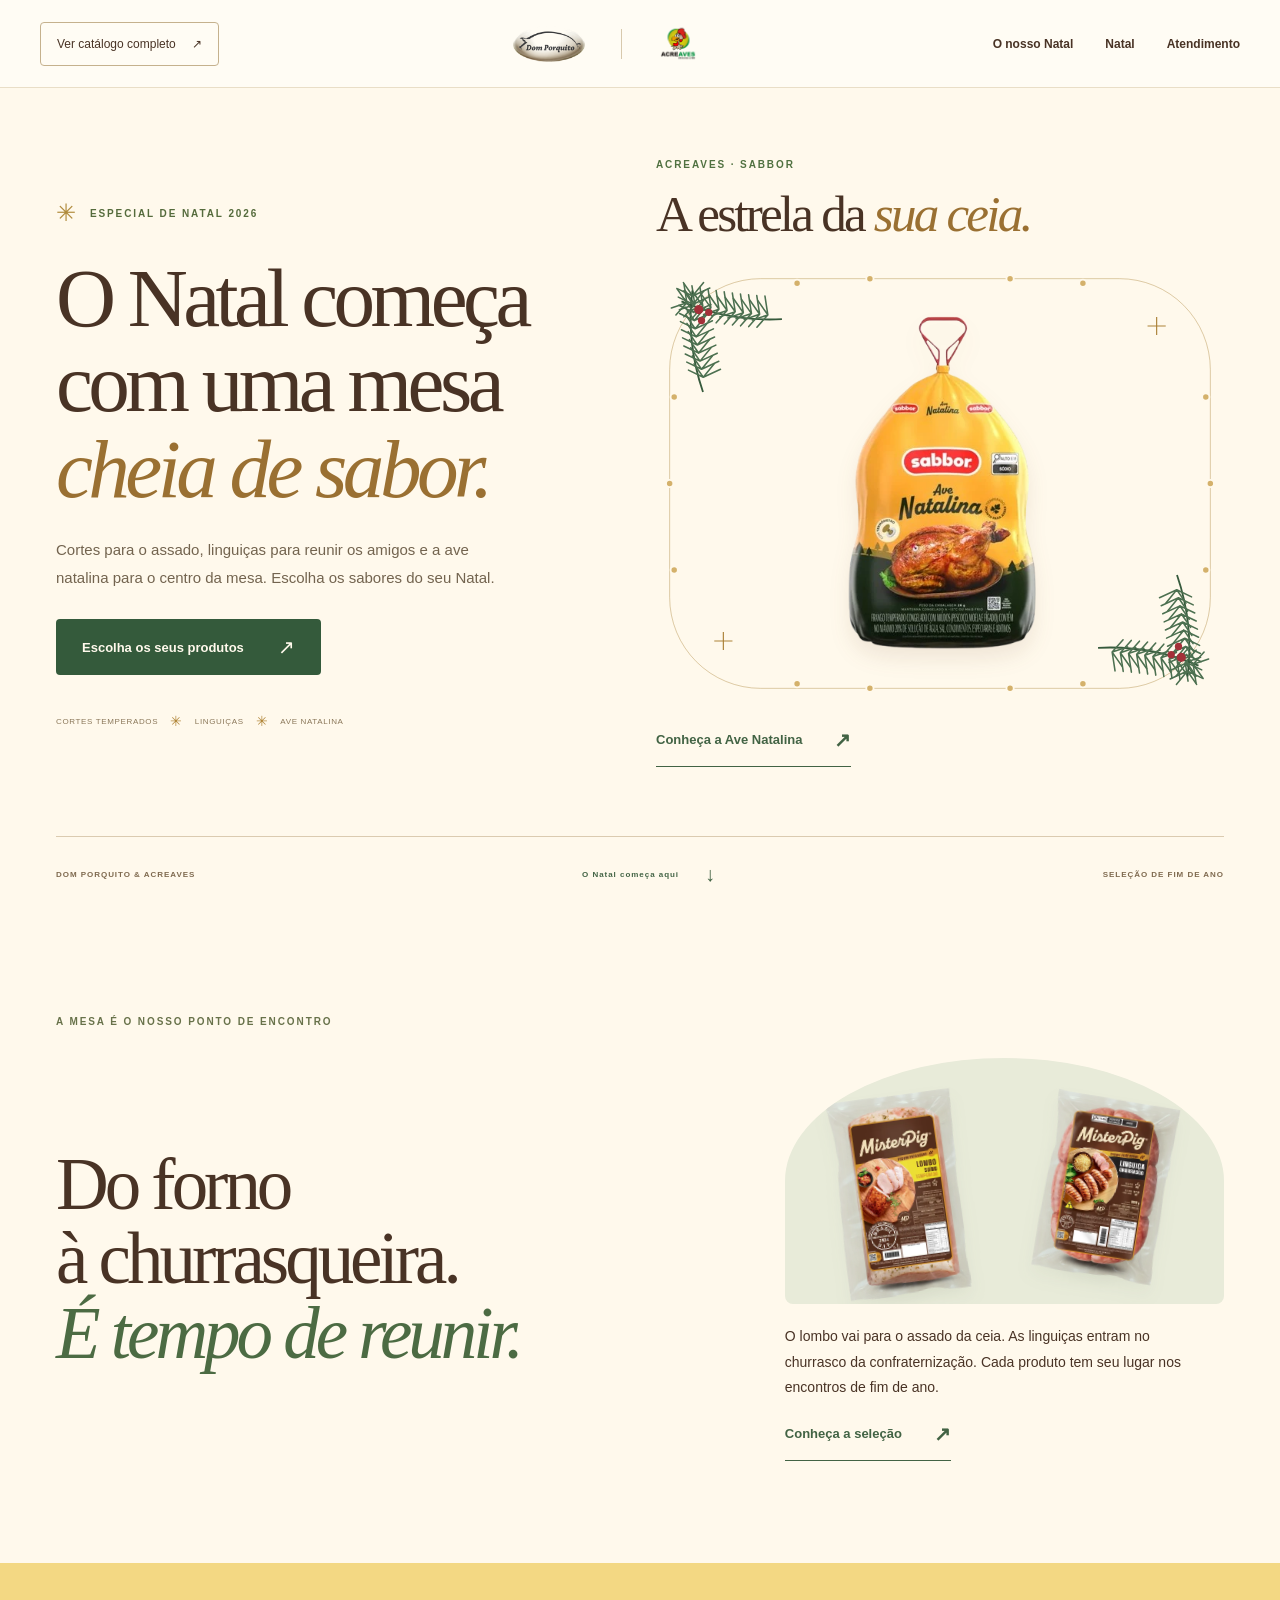
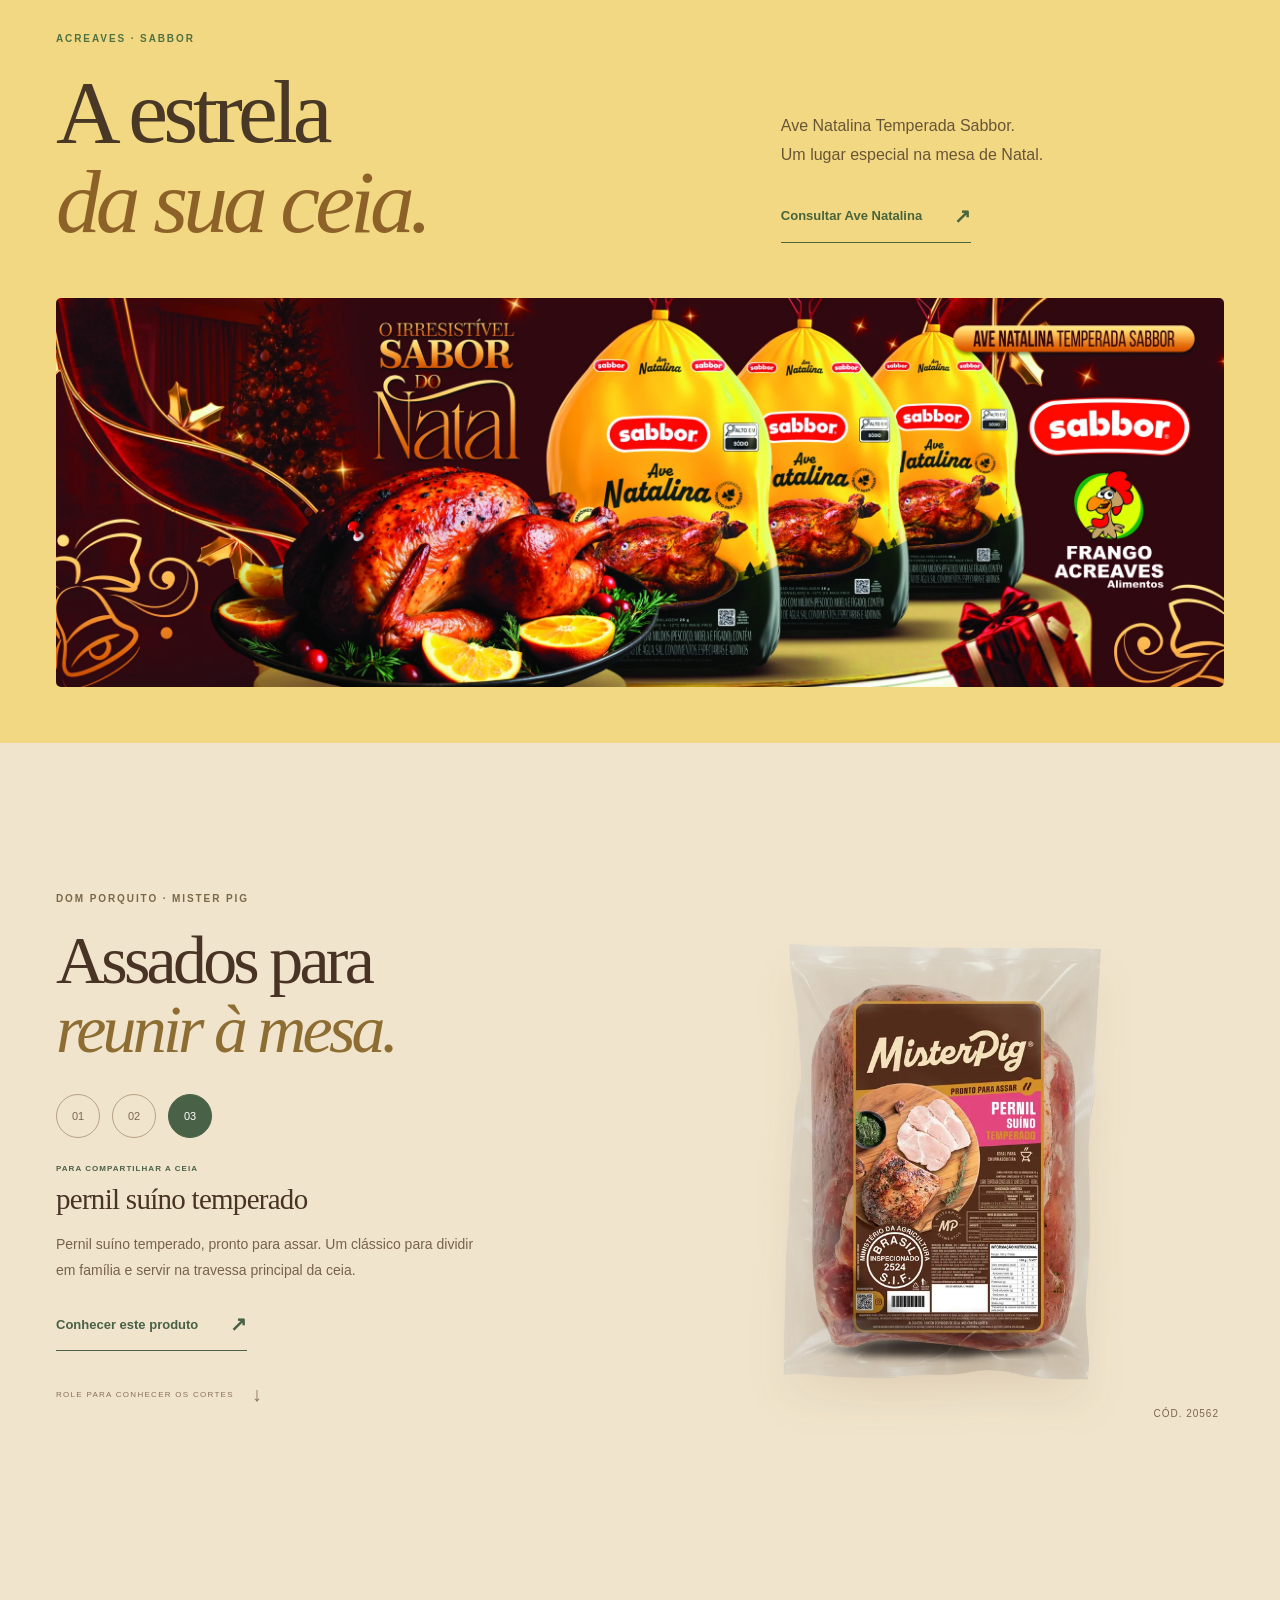
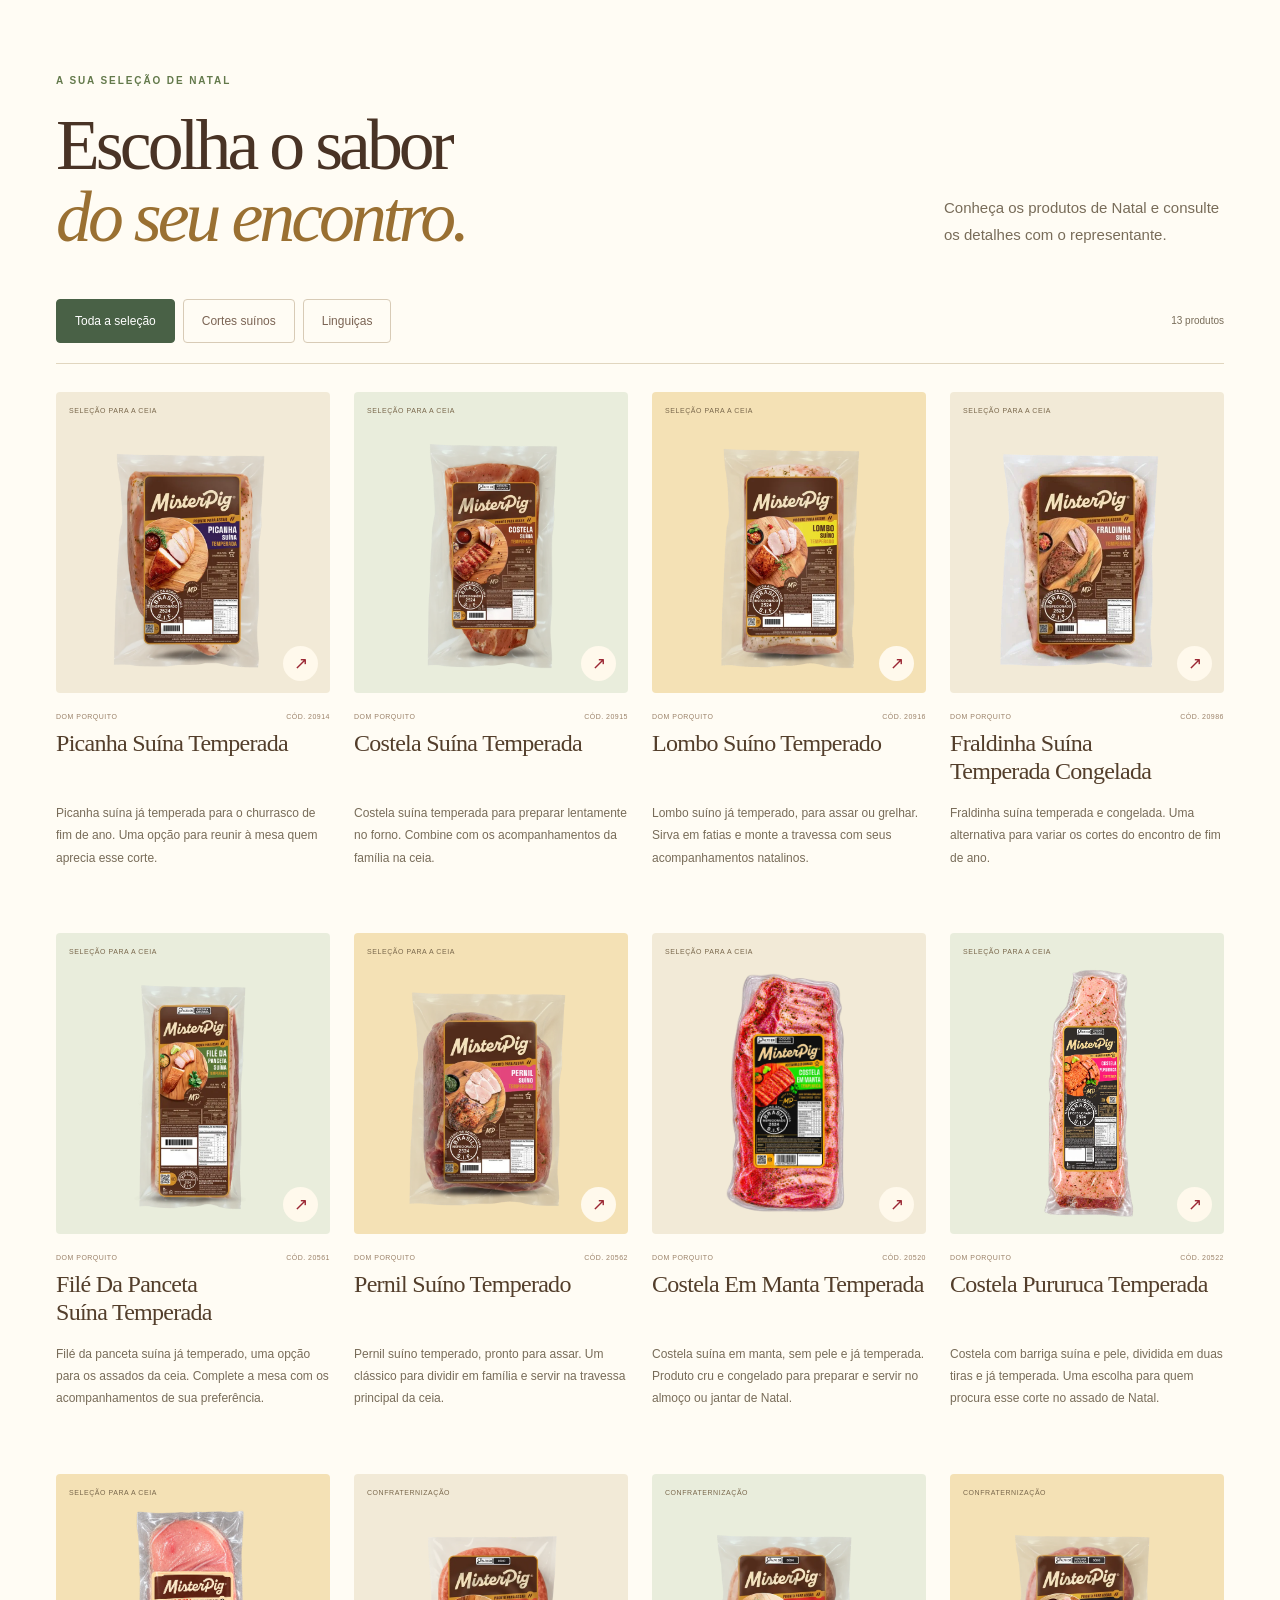
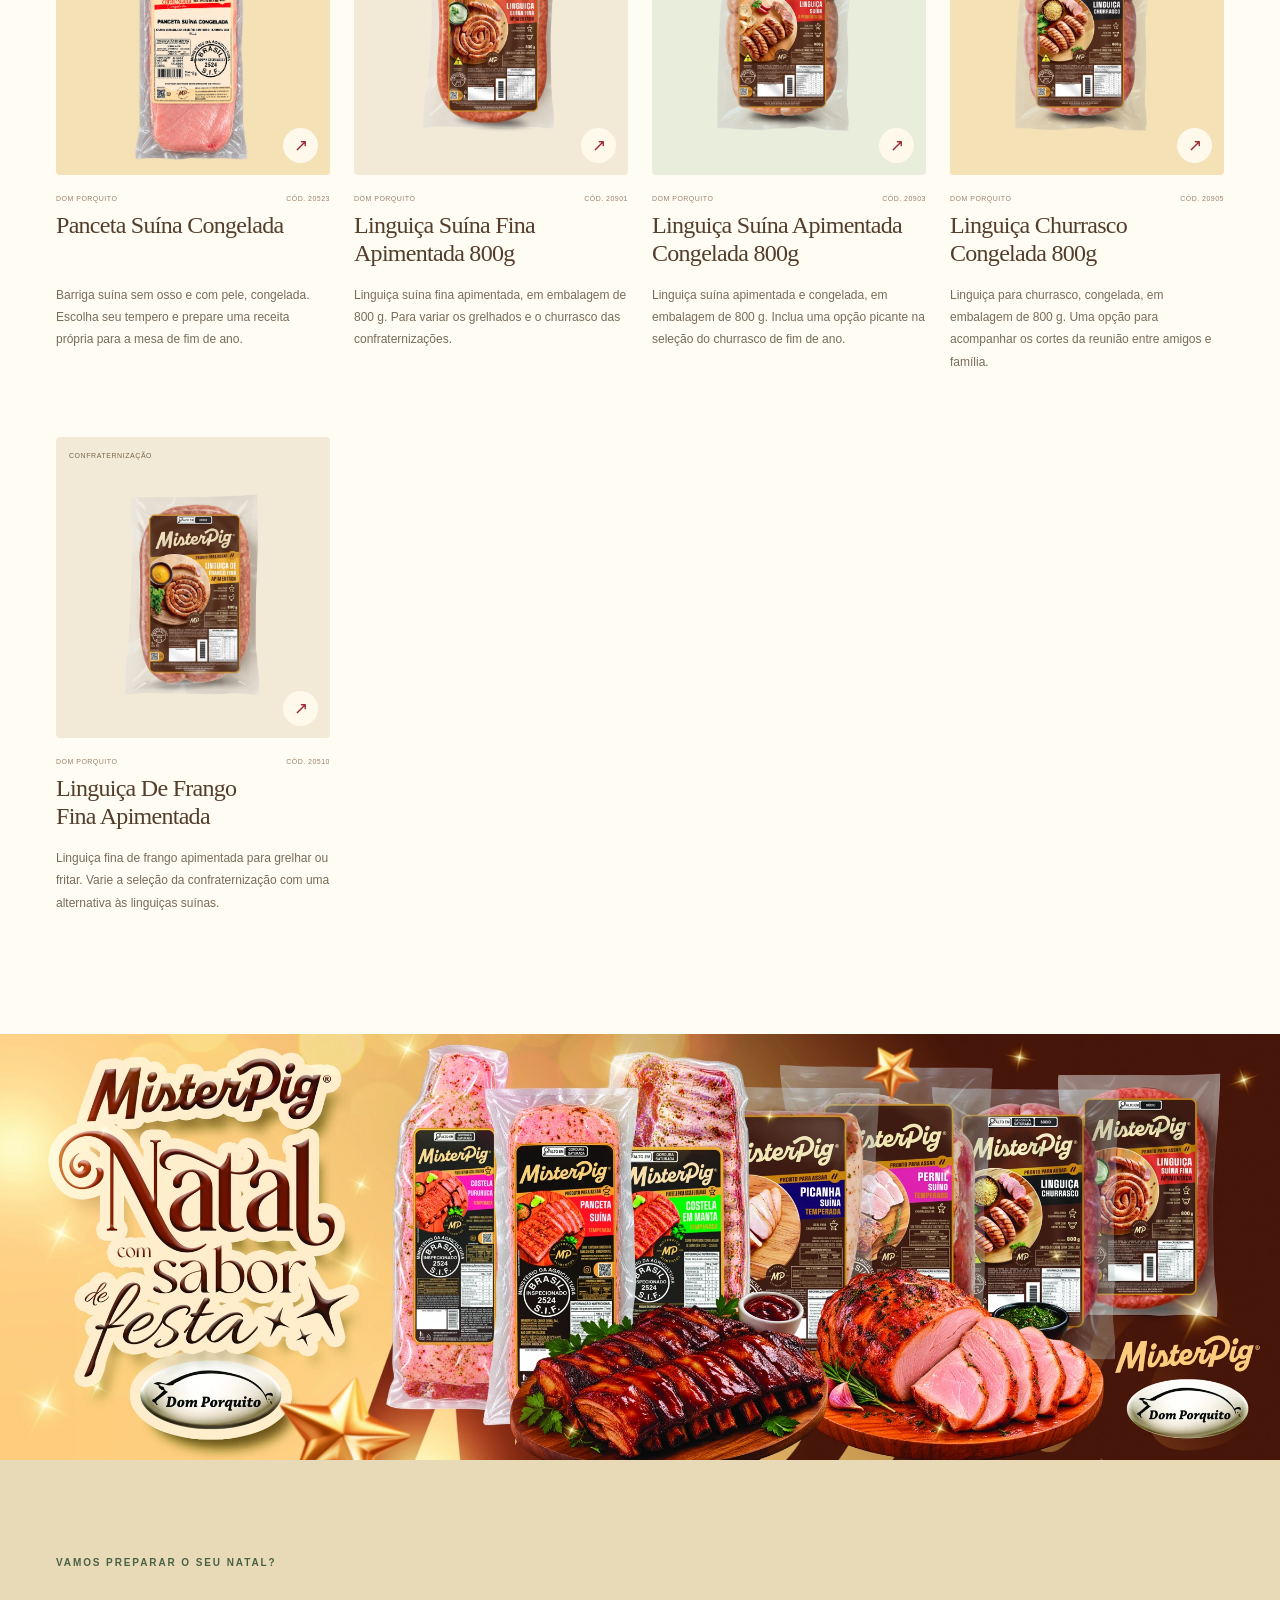
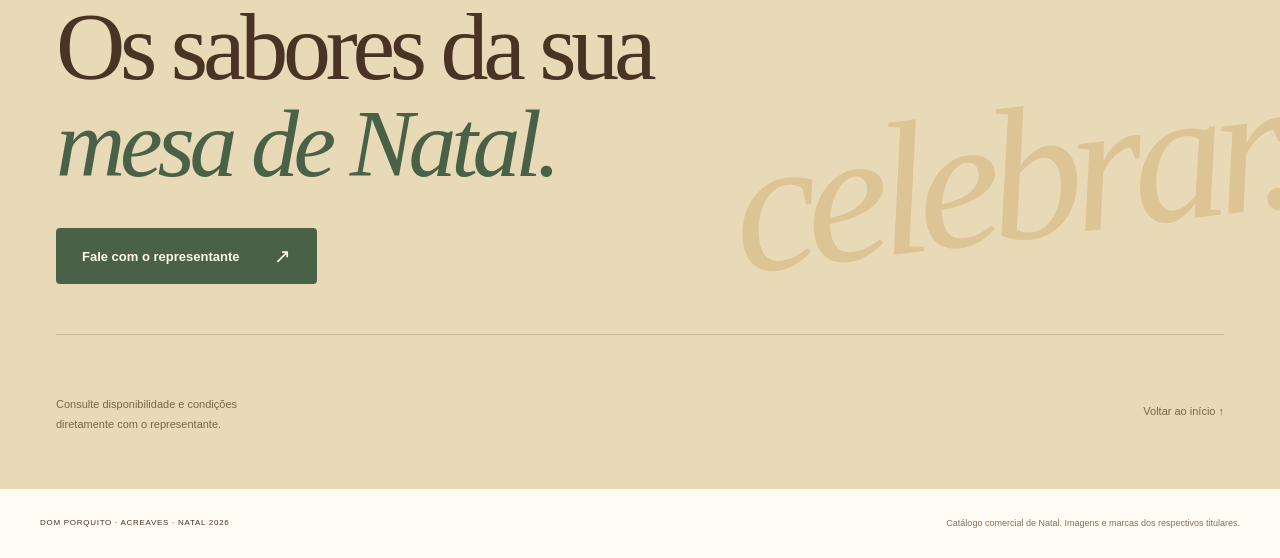
<file: index.html>
<!doctype html>
<html lang="pt-BR" data-type="product">
<head>
  <meta charset="utf-8"><meta name="viewport" content="width=device-width,initial-scale=1">
  <meta name="theme-color" content="#fff9ec"><meta name="page-type" content="product"><meta name="site-kind" content="other">
  <script>
    // Preserve product links and catalog tabs shared before the new homepage.
    if (new URLSearchParams(location.search).has('produto') || ['#catalogo', '#contato'].includes(location.hash)) {
      location.replace('catalogo.html' + location.search + location.hash);
    }
  </script>
  <title>Natal com sabor de festa | Dom Porquito & Acreaves</title>
  <meta name="description" content="Uma seleção especial para a ceia e as confraternizações. Conheça a Ave Natalina Sabbor, os cortes temperados e as linguiças Dom Porquito.">
  <meta property="og:title" content="Natal com sabor de festa"><meta property="og:description" content="Dom Porquito e Acreaves. Escolha os produtos do seu Natal."><meta property="og:type" content="website"><meta property="og:image" content="https://catalogo-produtos-geral-v2.vercel.app/assets/natal-exclusivo/campanha/natal-acreaves-sabbor.webp">
  <link rel="icon" href="assets/natal-exclusivo/marcas/dom-porquito.png"><link rel="stylesheet" href="campanha.css">
  <link rel="preload" href="assets/natal-exclusivo/produtos/ave-natalina-sabbor.webp" as="image">
</head>
<body>
  <a class="skip" href="#colecao">Ir para os produtos</a>
  <header class="header">
    <a class="brand" href="#inicio" aria-label="Natal Dom Porquito e Acreaves — início"><img src="assets/natal-exclusivo/marcas/dom-porquito.png" width="108" height="54" alt="Dom Porquito"><span></span><img src="assets/natal-exclusivo/marcas/acreaves.png" width="76" height="54" alt="Acreaves"></a>
    <nav aria-label="Navegação principal"><a href="#especial">O nosso Natal</a><a href="#colecao">Natal</a><a href="catalogo.html#catalogo">Catálogo completo</a><a href="#contato">Atendimento</a></nav>
    <a class="catalog-button" href="catalogo.html#catalogo">Ver catálogo completo <span aria-hidden="true">↗</span></a>
  </header>
  <main>
    <section class="hero" id="inicio" aria-labelledby="hero-title">
      <div class="hero-inner wrap">
        <div class="hero-copy"><p class="eyebrow"><span class="mini-star" aria-hidden="true">✳</span> ESPECIAL DE NATAL 2026</p>
          <h1 id="hero-title">O Natal começa<br>com uma mesa<br><em>cheia de sabor.</em></h1>
          <p class="hero-lead">Cortes para o assado, linguiças para reunir os amigos e a ave natalina para o centro da mesa. Escolha os sabores do seu Natal.</p>
          <a class="button cream" href="#colecao">Escolha os seus produtos <span aria-hidden="true">↗</span></a>
          <div class="hero-bottom"><span>CORTES TEMPERADOS</span><span class="tiny-cross" aria-hidden="true">✳</span><span>LINGUIÇAS</span><span class="tiny-cross" aria-hidden="true">✳</span><span>AVE NATALINA</span></div>
        </div>
        <div class="hero-composition hero-sabbor">
          <p class="eyebrow">ACREAVES · SABBOR</p>
          <h2>A estrela da <em>sua ceia.</em></h2>
          <a class="hero-bird-art" href="#ave-natalina" aria-label="Conhecer a Ave Natalina Temperada Sabbor"><img src="assets/natal-exclusivo/produtos/ave-natalina-sabbor.webp" width="500" height="500" alt="Embalagem da Ave Natalina Temperada Sabbor" fetchpriority="high"></a>
          <a class="text-link" href="#ave-natalina">Conheça a Ave Natalina <span aria-hidden="true">↗</span></a>
        </div>
      </div>
      <div class="hero-foot wrap"><span>DOM PORQUITO & ACREAVES</span><a href="#especial">O Natal começa aqui <span aria-hidden="true">↓</span></a><span>SELEÇÃO DE FIM DE ANO</span></div>
    </section>
    <section class="intro wrap" id="especial" aria-labelledby="intro-title">
      <p class="eyebrow">A MESA É O NOSSO PONTO DE ENCONTRO</p><h2 id="intro-title">Do forno<br>à churrasqueira.<br><em>É tempo de reunir.</em></h2>
      <div class="intro-side"><div class="intro-pair" aria-label="Lombo temperado para assar e linguiça para churrasco"><img src="assets/natal-exclusivo/produtos/20916.webp" width="800" height="800" alt="Lombo suíno temperado para o assado" loading="lazy"><img src="assets/natal-exclusivo/produtos/20905.webp" width="800" height="800" alt="Linguiça para o churrasco da confraternização" loading="lazy"></div><p>O lombo vai para o assado da ceia. As linguiças entram no churrasco da confraternização. Cada produto tem seu lugar nos encontros de fim de ano.</p><a class="text-link" href="#colecao">Conheça a seleção <span aria-hidden="true">↗</span></a></div>
    </section>
    <section id="ave-natalina" class="sabbor" aria-labelledby="sabbor-title">
      <div class="sabbor-heading wrap"><div><p class="eyebrow">ACREAVES · SABBOR</p><h2 id="sabbor-title">A estrela<br><em>da sua ceia.</em></h2></div><div><p>Ave Natalina Temperada Sabbor.<br>Um lugar especial na mesa de Natal.</p><a class="text-link light" href="https://wa.me/5568999314248?text=Ol%C3%A1%21%20Gostaria%20de%20consultar%20a%20Ave%20Natalina%20Temperada%20Sabbor." target="_blank" rel="noopener">Consultar Ave Natalina <span aria-hidden="true">↗</span></a></div></div>
      <div class="sabbor-art"><img src="assets/natal-exclusivo/campanha/natal-acreaves-sabbor.webp" width="2400" height="800" alt="Campanha oficial da Ave Natalina Temperada Sabbor, com a ave assada e suas embalagens" loading="lazy" decoding="async"></div>
    </section>
    <section class="chapters" id="destaques" aria-labelledby="chapters-title">
      <div class="chapter-stage wrap"><div class="chapter-text"><p class="eyebrow">DOM PORQUITO · MISTER PIG</p><h2 id="chapters-title">Assados para<br><em>reunir à mesa.</em></h2><div class="chapter-pagination" role="group" aria-label="Escolher corte em destaque"><button type="button" data-chapter="0" aria-pressed="true">01</button><button type="button" data-chapter="1" aria-pressed="false">02</button><button type="button" data-chapter="2" aria-pressed="false">03</button></div><div class="chapter-detail"><p class="chapter-label" id="chapter-label">PARA ACENDER A CONFRATERNIZAÇÃO</p><h3 id="chapter-name">Picanha suína temperada</h3><p id="chapter-description">Já temperada, para o churrasco que reúne a família e os amigos no fim de ano.</p><button type="button" class="text-link" id="chapter-open" data-product="20914">Conhecer este produto <span aria-hidden="true">↗</span></button></div><p class="chapter-scroll">ROLE PARA CONHECER OS CORTES <span aria-hidden="true">↓</span></p></div><div class="chapter-visual"><span id="chapter-word" aria-hidden="true">picanha</span><img id="chapter-image" src="assets/natal-exclusivo/produtos/20914.webp" width="800" height="800" alt="Picanha suína temperada Mister Pig" loading="lazy" decoding="async"><span class="chapter-code" id="chapter-code">CÓD. 20914</span></div></div>
    </section>
    <section class="collection" id="colecao" aria-labelledby="collection-title"><div class="wrap">
      <div class="collection-heading"><div><p class="eyebrow">A SUA SELEÇÃO DE NATAL</p><h2 id="collection-title">Escolha o sabor<br><em>do seu encontro.</em></h2></div><p>Conheça os produtos de Natal e consulte os detalhes com o representante.</p></div>
      <div class="collection-toolbar"><div class="filters" role="group" aria-label="Filtrar produtos"><button type="button" data-filter="todos" aria-pressed="true">Toda a seleção</button><button type="button" data-filter="cortes" aria-pressed="false">Cortes suínos</button><button type="button" data-filter="linguicas" aria-pressed="false">Linguiças</button></div><p id="result-count" role="status">13 produtos</p></div>
      <div class="product-grid" id="product-grid"></div><noscript><p>Ative o JavaScript para explorar os produtos ou fale com o representante pelo contato abaixo.</p></noscript>
    </div></section>
    <section class="brand-campaign" aria-label="Campanha de Natal Dom Porquito"><img src="assets/natal-exclusivo/campanha/natal-dom-porquito.webp" width="2400" height="800" alt="Mister Pig e Dom Porquito: Natal com sabor de festa, cortes temperados e linguiças" loading="lazy" decoding="async"></section>
    <section class="contact" id="contato"><div class="wrap"><p class="eyebrow">VAMOS PREPARAR O SEU NATAL?</p><h2>Os sabores da sua<br><em>mesa de Natal.</em></h2><a class="button cream" href="https://wa.me/5568999314248?text=Ol%C3%A1%21%20Gostaria%20de%20conhecer%20a%20sele%C3%A7%C3%A3o%20de%20Natal." target="_blank" rel="noopener">Fale com o representante <span aria-hidden="true">↗</span></a><div class="contact-end"><p>Consulte disponibilidade e condições<br>diretamente com o representante.</p><a href="#inicio">Voltar ao início ↑</a></div></div><span class="contact-word" aria-hidden="true">celebrar.</span></section>
  </main>
  <footer class="footer"><span>DOM PORQUITO · ACREAVES · NATAL 2026</span><p>Catálogo comercial de Natal. Imagens e marcas dos respectivos titulares.</p></footer>
  <dialog id="product-dialog" aria-labelledby="dialog-title"><button class="dialog-close" type="button" data-close aria-label="Fechar detalhes">×</button><div class="dialog-product"><div class="dialog-image"><img id="dialog-image" width="800" height="800" alt=""></div><div class="dialog-copy"><p class="eyebrow" id="dialog-code"></p><h2 id="dialog-title"></h2><p id="dialog-description"></p><dl id="dialog-specs"></dl><div class="dialog-actions"><a id="dialog-contact" class="text-link" target="_blank" rel="noopener">Consultar este produto ↗</a></div></div></div></dialog>
  <script src="campanha-produtos.js"></script><script src="campanha-home.js" defer></script>
</body>
</html>
</file>
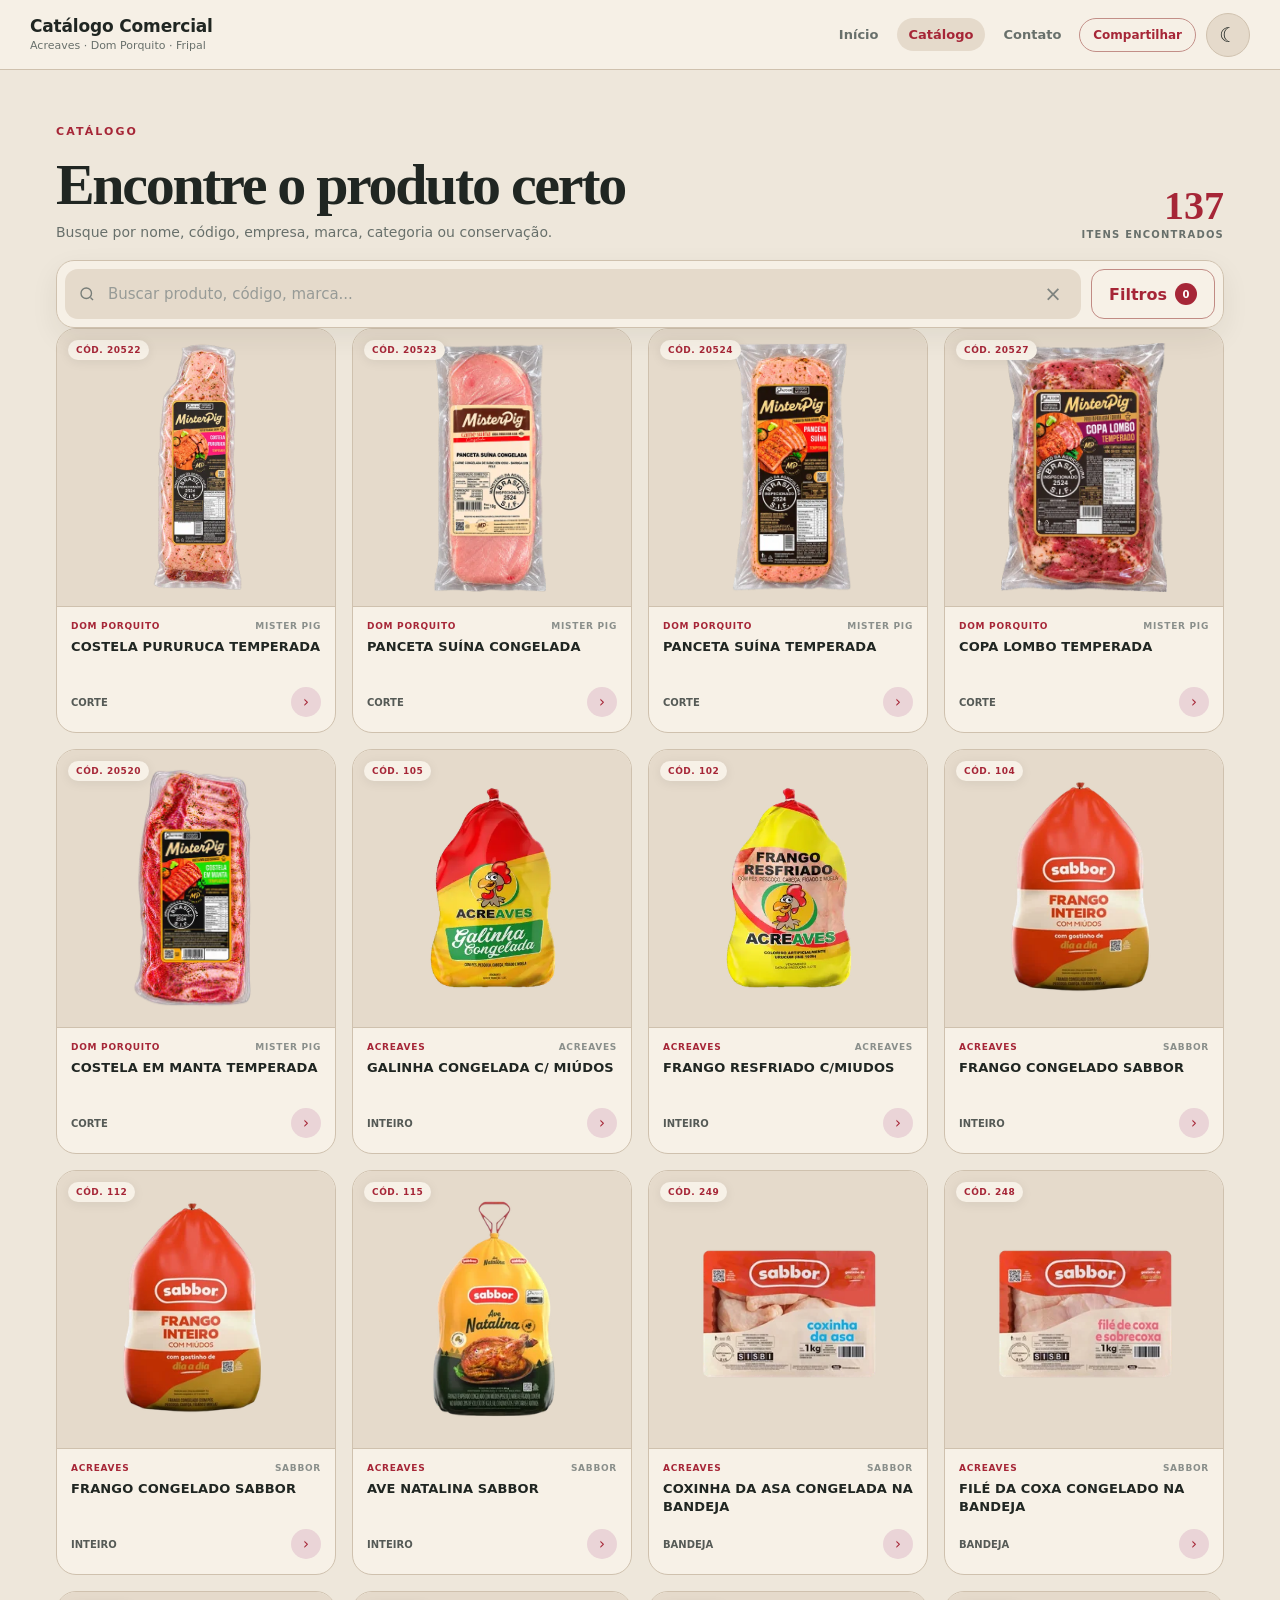
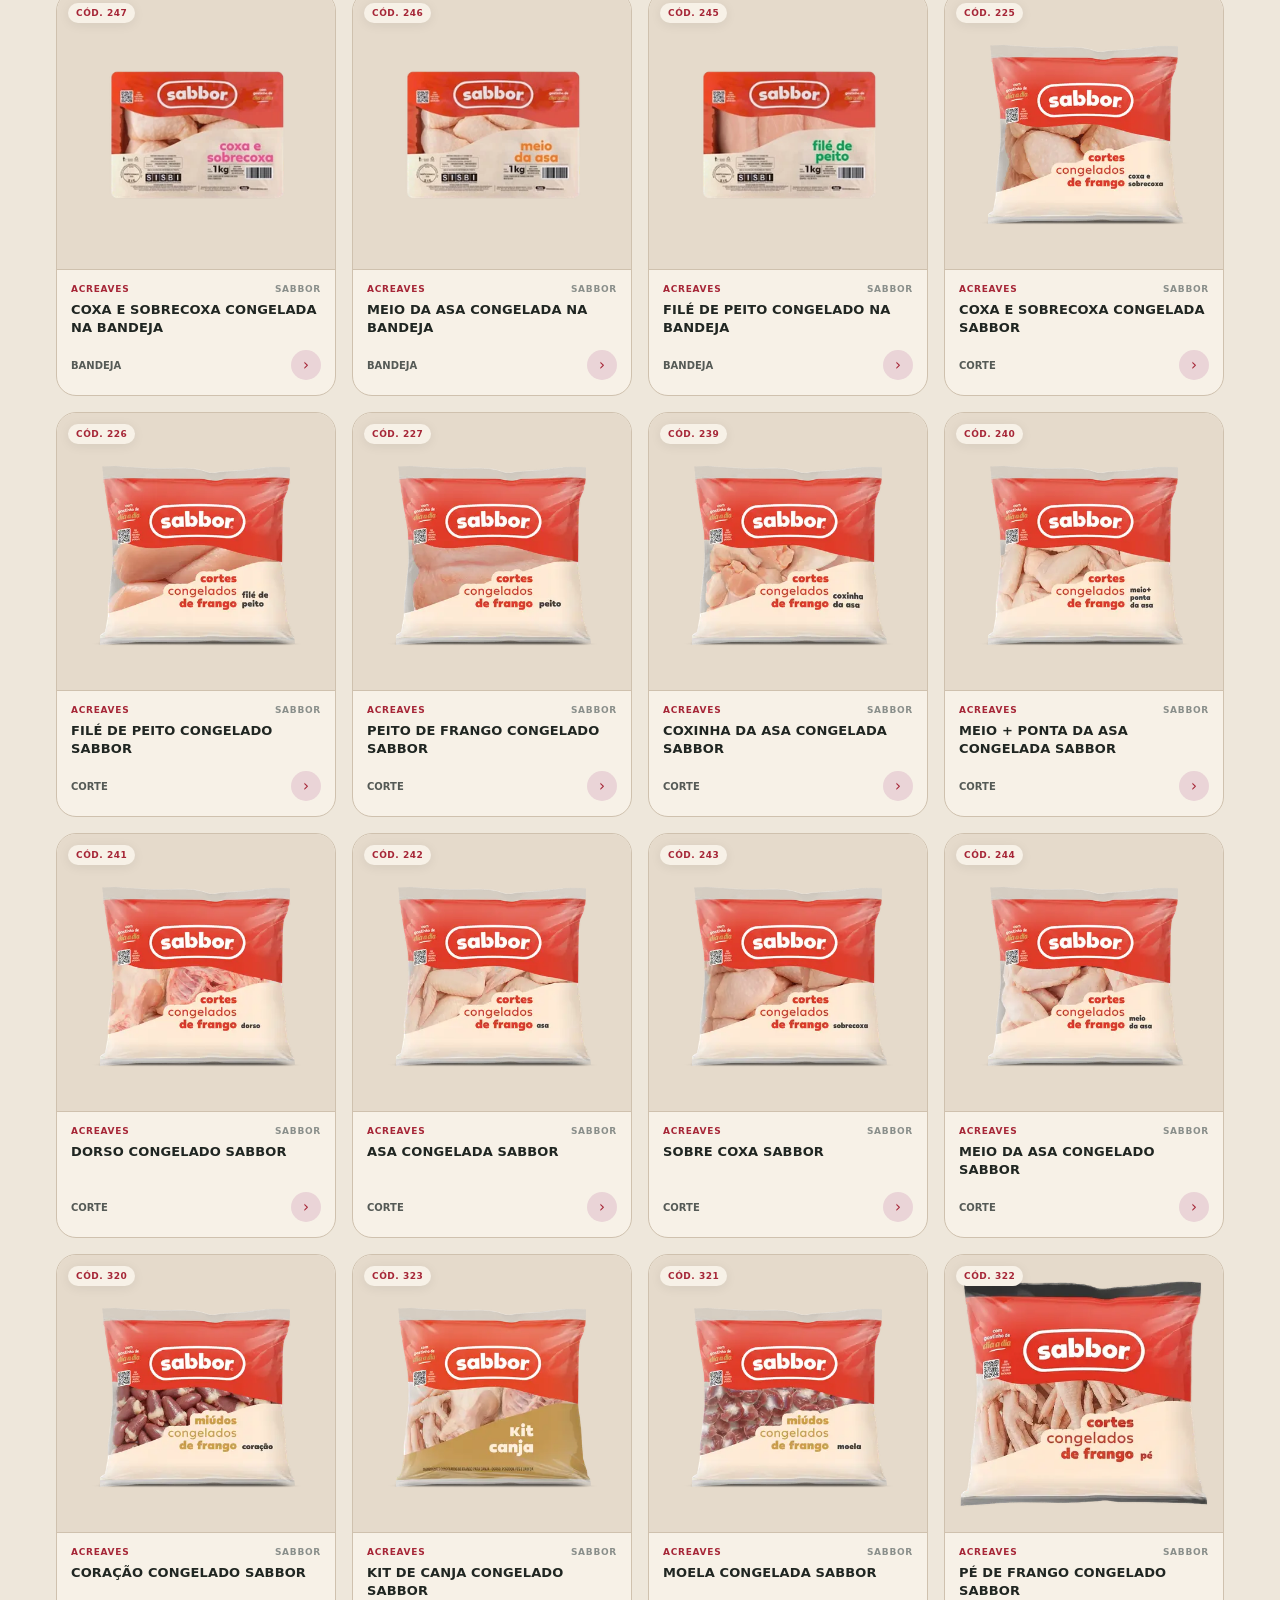
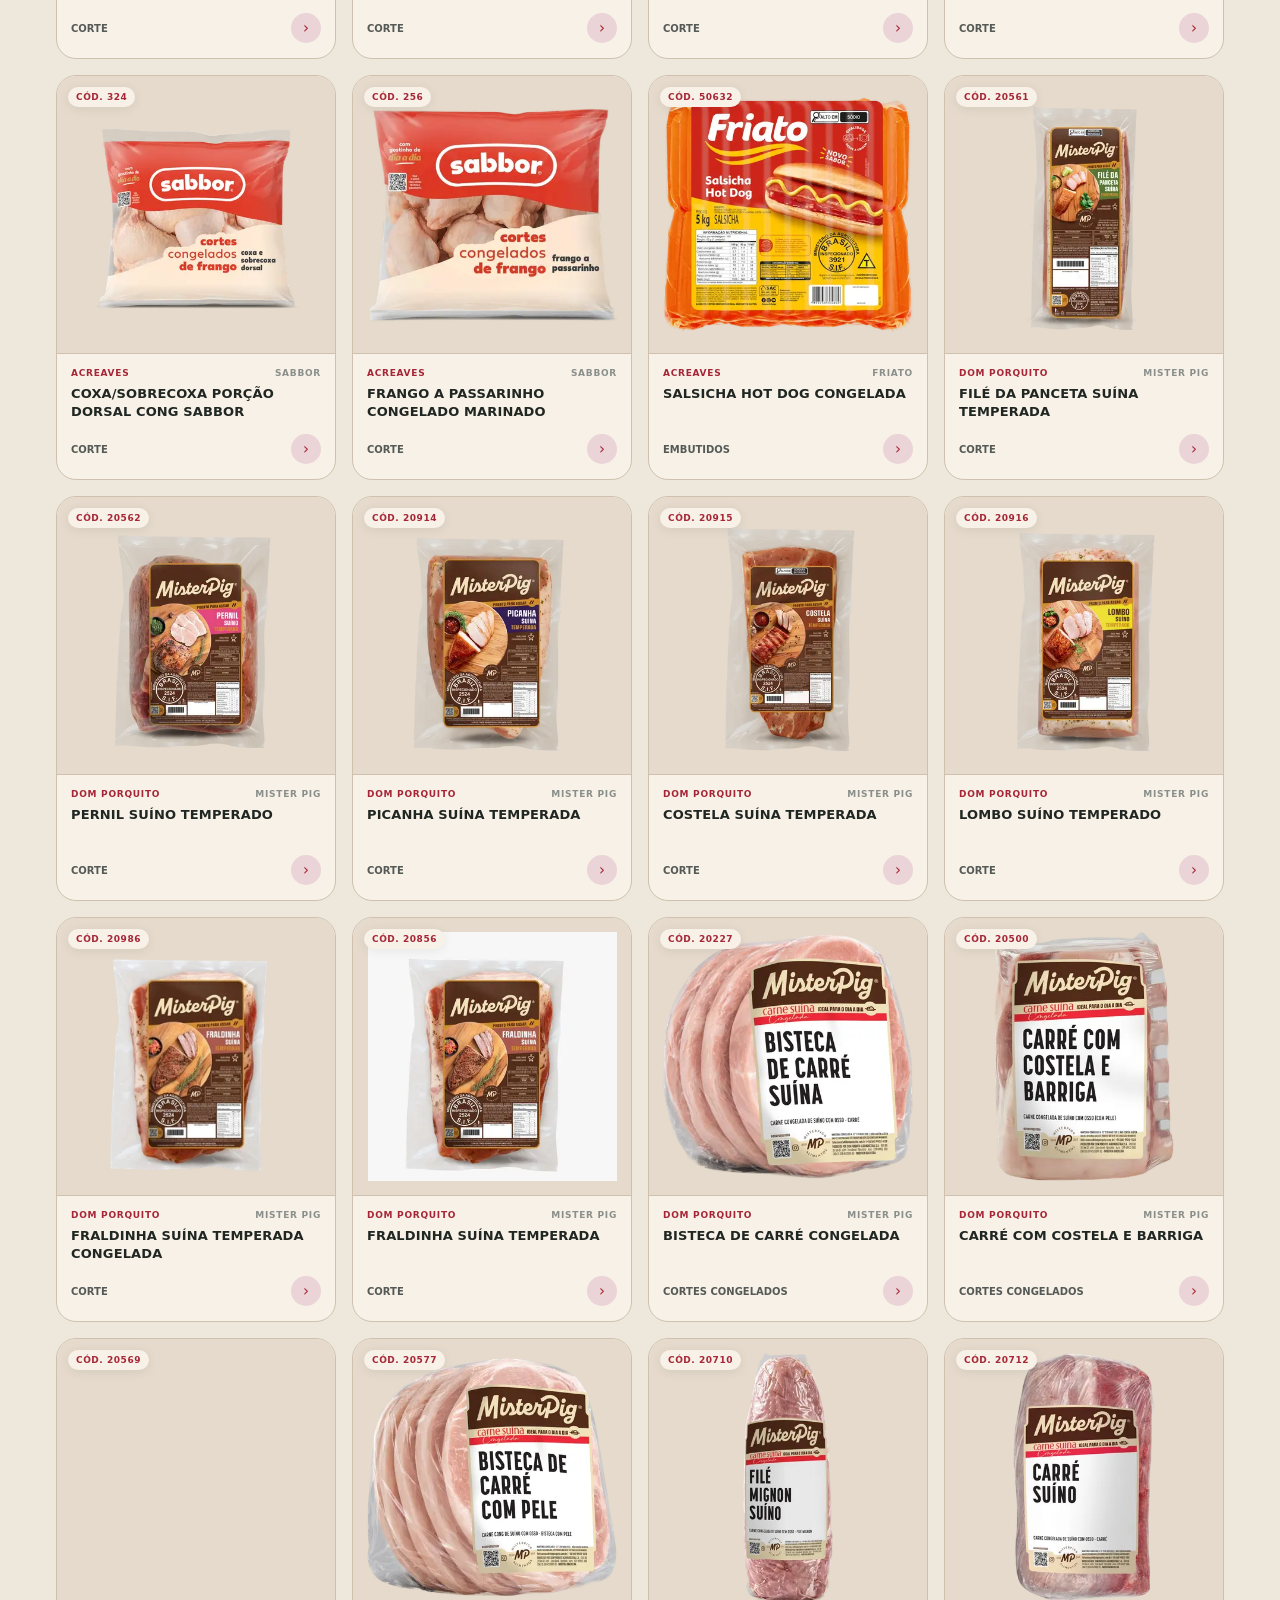
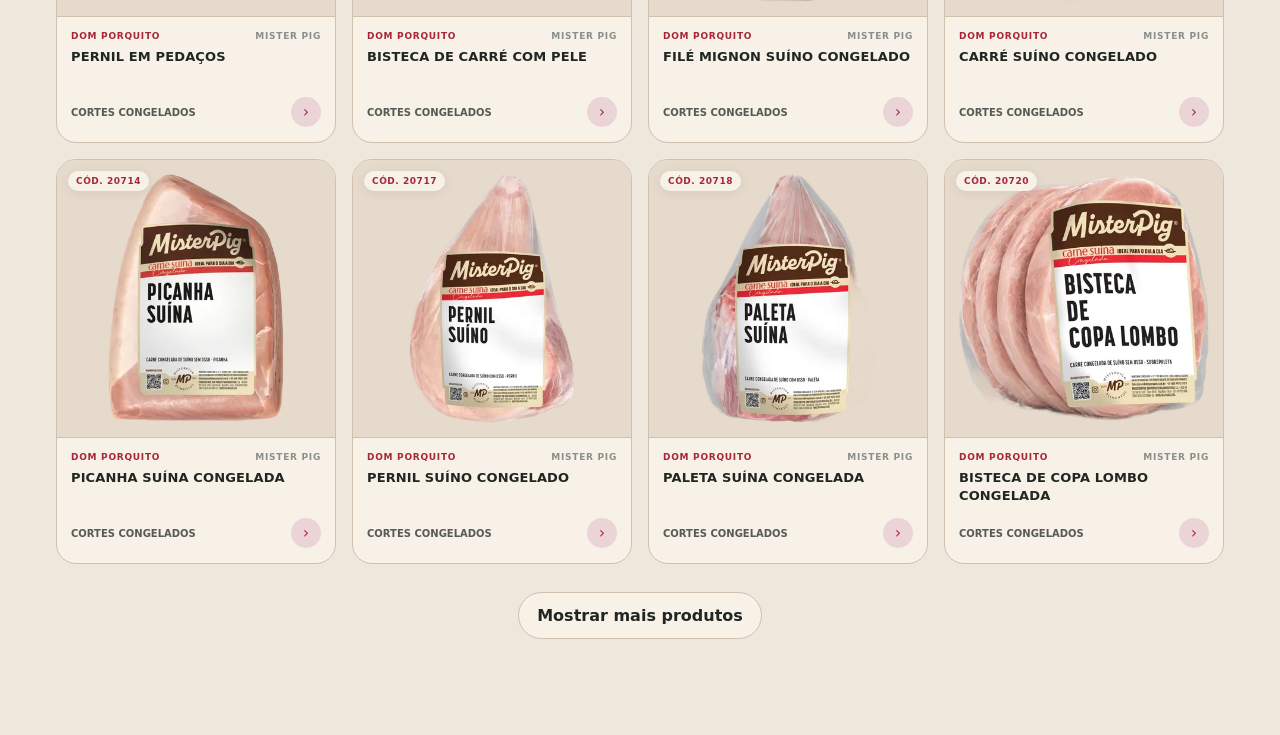
<file: catalogo.html>
<!doctype html>
<html lang="pt-BR">
<head>
  <meta charset="utf-8">
  <meta name="viewport" content="width=device-width, initial-scale=1, viewport-fit=cover">
  <meta name="theme-color" id="theme-color-meta" content="#f4efe5">
  <meta name="description" content="Catálogo comercial Acreaves, Dom Porquito e Fripal. Consulte produtos, especificações e fotos.">
  <meta property="og:type" content="website">
  <meta property="og:title" content="Catálogo Comercial | Acreaves · Dom Porquito · Fripal">
  <meta property="og:description" content="Consulte produtos, fotos e especificações em um catálogo rápido de compartilhar.">
  <meta property="og:image" content="/assets/natal-exclusivo/campanha/natal-dom-porquito.webp">
  <meta property="og:image:width" content="1200">
  <meta property="og:image:height" content="630">
  <meta name="twitter:card" content="summary_large_image">
  <meta name="twitter:title" content="Catálogo Comercial | Acreaves · Dom Porquito · Fripal">
  <meta name="twitter:description" content="Consulte produtos, fotos e especificações em um catálogo rápido de compartilhar.">
  <meta name="twitter:image" content="/assets/natal-exclusivo/campanha/natal-dom-porquito.webp">
  <title>Catálogo Comercial | Acreaves · Dom Porquito · Fripal</title>
  <link rel="manifest" href="manifest.webmanifest">
  <link rel="icon" type="image/png" href="assets/logos/dom-porquito.png">
  <link rel="apple-touch-icon" href="assets/logos/dom-porquito.png">
  <link rel="stylesheet" href="styles.css">
</head>
<body>
  <a class="skip-link" href="#catalogo">Ir para o catálogo</a>

  <header class="site-header">
    <button class="brand" type="button" data-screen="inicio" aria-label="Ir para o início">
      <span class="brand-copy"><strong>Catálogo Comercial</strong><small>Acreaves · Dom Porquito · Fripal</small></span>
    </button>
    <div class="header-actions">
      <nav class="desktop-nav" aria-label="Navegação principal">
        <button type="button" data-screen="inicio" class="nav-link active">Início</button>
        <button type="button" data-screen="catalogo" class="nav-link">Catálogo</button>
        <button type="button" data-screen="contato" class="nav-link">Contato</button>
        <button class="btn btn-ghost btn-small" id="share-catalog-top" type="button">Compartilhar</button>
      </nav>
      <button class="theme-toggle" id="theme-toggle" type="button" aria-label="Ativar modo escuro" title="Ativar modo escuro">
        <span class="theme-toggle-icon" aria-hidden="true">☾</span>
      </button>
    </div>
  </header>

  <main>
    <section class="screen active" id="catalogo" data-screen-name="catalogo">
      <div class="catalog-page-head">
        <div>
          <p class="eyebrow eyebrow-red">CATÁLOGO</p>
          <h2>Encontre o produto certo</h2>
          <p>Busque por nome, código, empresa, marca, categoria ou conservação.</p>
        </div>
        <div class="result-counter"><strong id="result-count">0</strong><span>itens encontrados</span></div>
      </div>

      <div class="catalog-section">
        <div class="catalog-toolbar" id="catalog-toolbar">
          <label class="search-box" for="search">
            <svg viewBox="0 0 24 24" aria-hidden="true"><circle cx="11" cy="11" r="7"></circle><path d="m20 20-3.4-3.4"></path></svg>
            <input id="search" type="search" autocomplete="off" placeholder="Buscar produto, código, marca...">
            <button id="clear-search" class="clear-search" type="button" aria-label="Limpar busca">×</button>
          </label>
          <button class="filter-toggle" id="filter-toggle" type="button" aria-expanded="false">
            <span>Filtros</span><span class="filter-count" id="filter-count">0</span>
          </button>
        </div>

        <div class="filters" id="filters" aria-label="Filtros do catálogo">
          <div class="filter-block"><span class="filter-label">Empresa</span><div class="chips chips-company" id="company-chips"></div></div>
          <div class="filter-block"><span class="filter-label">Categoria</span><div class="chips" id="category-chips"></div></div>
          <div class="filter-block"><span class="filter-label">Conservação</span><div class="chips" id="type-chips"></div></div>
          <button id="clear-filters" class="clear-filters" type="button">Limpar filtros</button>
        </div>

        <div class="active-context" id="active-context" hidden></div>
        <div class="product-grid" id="product-grid" aria-live="polite"></div>
        <div class="empty-state" id="empty-state" hidden>
          <div class="empty-icon">⌕</div>
          <h3>Nenhum produto encontrado</h3>
          <p>Tente limpar os filtros ou buscar por outro termo.</p>
          <button class="btn btn-secondary" id="empty-clear" type="button">Limpar filtros</button>
        </div>
        <div class="load-more-wrap"><button class="btn btn-secondary" id="load-more" type="button" hidden>Mostrar mais produtos</button></div>
        <div id="load-sentinel" class="load-sentinel" aria-hidden="true"></div>
      </div>
    </section>

    <section class="screen" id="contato" data-screen-name="contato">
      <div class="contact-page">
        <div class="contact-intro">
          <p class="eyebrow eyebrow-red">ATENDIMENTO</p>
          <h2>Fale com o representante</h2>
          <p>Para preço, disponibilidade ou condição comercial, entre em contato diretamente. O catálogo foi feito para consulta rápida de produtos.</p>
          <div class="contact-actions">
            <a class="btn btn-primary" href="https://wa.me/5568999314248" target="_blank" rel="noopener">Abrir WhatsApp</a>
            <a class="contact-phone" href="tel:+5568999314248">(68) 99931-4248</a>
          </div>
        </div>

        <div class="contact-brands">
          <p class="contact-label">Empresas representadas</p>
          <div class="contact-brand-grid">
            <div class="contact-brand"><img src="assets/logos/acreaves.png" alt="Acreaves"><span>Acreaves</span></div>
            <div class="contact-brand"><img src="assets/logos/dom-porquito.png" alt="Dom Porquito"><span>Dom Porquito</span></div>
            <div class="contact-brand"><img src="assets/logos/fripal.png" alt="Fripal"><span>Fripal</span></div>
          </div>
          <div class="contact-links">
            <a href="https://www.instagram.com/acreaves/" target="_blank" rel="noopener">@acreaves <span>↗</span></a>
            <a href="https://www.instagram.com/domporquitobr/" target="_blank" rel="noopener">@domporquitobr <span>↗</span></a>
          </div>
          <p class="contact-note">Preços e disponibilidade não são exibidos no catálogo e devem ser confirmados com o representante.</p>
        </div>
        <footer class="contact-footer">Feito por Michael Andrade</footer>
      </div>
    </section>
  </main>

  <nav class="mobile-nav" aria-label="Navegação móvel">
    <button type="button" data-screen="inicio" class="active"><span>⌂</span>Início</button>
    <button type="button" data-screen="catalogo"><span>▦</span>Catálogo</button>
    <button type="button" data-screen="contato"><span>◌</span>Contato</button>
  </nav>

  <div class="modal-backdrop" id="product-modal" hidden>
    <article class="product-modal" role="dialog" aria-modal="true" aria-labelledby="modal-title">
      <button class="modal-close" id="modal-close" type="button" aria-label="Fechar">×</button>
      <div class="modal-gallery">
        <div class="modal-stage" id="modal-stage"></div>
        <div class="modal-thumbs" id="modal-thumbs"></div>
      </div>
      <div class="modal-content">
        <div class="modal-meta"><span id="modal-code"></span><span id="modal-company"></span></div>
        <h2 id="modal-title"></h2>
        <p class="modal-description" id="modal-description"></p>
        <dl class="spec-grid" id="modal-specs"></dl>
        <div class="modal-actions">
          <button class="btn btn-primary" id="modal-whatsapp" type="button">Compartilhar no WhatsApp</button>
          <a class="btn btn-secondary" id="modal-download" href="#" download>Baixar foto</a>
          <button class="btn btn-ghost" id="modal-copy" type="button">Copiar link</button>
        </div>
      </div>
    </article>
  </div>

  <div class="toast" id="toast" role="status" aria-live="polite"></div>

  <script src="produtos.js"></script>
  <script src="campanha-natal.js"></script>
  <script src="app.js" defer></script>
</body>
</html>
</file>
<file: campanha.css>
:root{--red:#a90e2c;--red-dark:#790d24;--cream:#fff8e9;--ink:#422c24;--gold:#f6cc7f;--muted:#7c6e61;--line:#ded3bf;--ease:cubic-bezier(.22,.8,.25,1)}
*{box-sizing:border-box}html{scroll-behavior:smooth;scroll-padding-top:94px}body{margin:0;background:var(--cream);color:var(--ink);font-family:Arial,Helvetica,sans-serif;-webkit-font-smoothing:antialiased}button,a{-webkit-tap-highlight-color:transparent;touch-action:manipulation}button{font:inherit;cursor:pointer}a{color:inherit;text-decoration:none}img{max-width:100%;display:block}button:focus-visible,a:focus-visible{outline:3px solid #dd9b35;outline-offset:5px}button:disabled{cursor:default}h1,h2,h3,p{margin:0}h1,h2,h3{text-wrap:balance}h1,h2{font-family:Georgia,'Times New Roman',serif;font-weight:400;letter-spacing:-.055em;line-height:1.01}h2{font-size:clamp(48px,5.5vw,82px)}em{font-weight:400}.wrap{width:min(1280px,calc(100% - 112px));margin-inline:auto}.eyebrow{font-size:10px;letter-spacing:.19em;font-weight:700;line-height:1.6}.skip{position:fixed;top:-90px;left:14px;z-index:100;background:#fff;padding:15px}.skip:focus{top:10px}.button{min-height:56px;display:inline-flex;align-items:center;justify-content:space-between;gap:34px;padding:0 26px;border:0;border-radius:4px;font-size:13px;font-weight:700;transition:transform .18s,background .18s}.button:hover{transform:translateY(-2px)}.button:active{transform:translateY(1px)}.button.cream{background:var(--cream);color:var(--red-dark)}.button.cream:hover{background:#ffe3ab}.button.red{background:var(--red);color:#fff}.button.red:hover{background:var(--red-dark)}.button span{font-size:20px;font-weight:400}.text-link{display:inline-flex;align-items:center;justify-content:space-between;gap:32px;border:0;border-bottom:1px solid currentColor;background:none;padding:14px 0;color:var(--red);font-size:13px;font-weight:700;min-height:48px}.text-link span{font-size:20px;transition:transform .2s}.text-link:hover span{transform:translate(2px,-2px)}.light{color:var(--cream)}
.header{height:88px;display:flex;align-items:center;justify-content:space-between;gap:24px;background:var(--cream);padding:0 40px;border-bottom:1px solid #dfd3bf;position:sticky;top:0;z-index:50}.brand{display:flex;gap:18px;align-items:center;flex-shrink:0}.brand img{object-fit:contain;height:54px}.brand span{width:1px;height:30px;background:#d8c9ad}.header nav{display:flex;gap:32px}.header nav a{display:flex;align-items:center;min-height:44px;font-size:12px;font-weight:600}.header nav a:hover{color:var(--red)}.selection-button{display:flex;align-items:center;gap:12px;background:transparent;border:1px solid var(--red);border-radius:4px;color:var(--red);padding:10px 14px;font-size:12px;min-height:44px}.selection-button:hover{background:#f5e5d3}.selection-button span{display:grid;place-items:center;width:23px;height:23px;border-radius:50%;background:var(--red);color:#fff;font-size:10px}
.hero{background:var(--red);color:var(--cream);position:relative;overflow:hidden;isolation:isolate;min-height:calc(100svh - 88px);display:flex;flex-direction:column}.hero-inner{display:grid;grid-template-columns:1fr 1fr;align-items:center;flex:1;min-height:670px;padding-block:45px}.hero-copy{position:relative;z-index:2}.hero-copy .eyebrow{display:flex;align-items:center;gap:12px;color:#ffdea2}.mini-star{font-size:24px;font-weight:400}.hero h1{font-size:clamp(76px,8vw,122px);margin:22px 0 26px;line-height:.94;max-width:650px}.hero h1 em{color:var(--gold)}.hero-lead{font-size:16px;line-height:1.7;color:#fff0dc;margin-bottom:30px}.hero-copy .button{min-width:245px}.hero-bottom{display:flex;align-items:center;flex-wrap:wrap;gap:12px;font-size:8px;letter-spacing:.12em;margin-top:38px;color:#f1c8b9}.tiny-cross{color:var(--gold);font-size:14px}.hero-composition{position:relative;height:570px;min-width:0}.hero-orbit{position:absolute;width:520px;height:520px;left:10%;top:6%;border:1px solid #e9956459;border-radius:50%;box-shadow:0 0 0 45px #f5964d08,0 0 0 90px #f5964d06}.hero-pack{position:absolute;object-fit:contain;filter:drop-shadow(0 24px 20px #40030f55);transform-origin:50% 70%;animation:pack-arrive 1.1s var(--ease) both}.pack-front{width:420px;height:480px;left:6%;top:82px;z-index:3;--angle:-8deg;transform:rotate(-8deg)}.pack-left{width:340px;height:400px;left:-12%;top:36px;z-index:1;--angle:-18deg;transform:rotate(-18deg);animation-delay:.12s}.pack-right{width:360px;height:420px;right:-7%;top:78px;z-index:2;--angle:14deg;transform:rotate(14deg);animation-delay:.23s}.hero-script{position:absolute;z-index:4;right:0;top:5px;color:var(--gold);font:italic 30px/1.05 Georgia,serif;transform:rotate(7deg)}.composition-star{position:absolute;color:var(--gold);font-weight:400;z-index:4}.star-one{font-size:70px;top:8px;left:18%}.star-two{font-size:48px;bottom:28px;left:6%}.round-link{position:absolute;right:8px;bottom:20px;width:70px;height:70px;border:1px solid #f4c684;display:grid;place-items:center;border-radius:50%;font-size:28px;z-index:5;transition:background .2s}.round-link:hover{background:#ffffff15}.hero-foot{display:flex;justify-content:space-between;align-items:center;border-top:1px solid #df83975e;padding-block:20px;font-size:8px;font-weight:600;letter-spacing:.12em}.hero-foot a{display:flex;align-items:center;gap:26px;min-height:36px}.hero-foot a span{font-size:20px}.hero-copy{animation:copy-arrive .8s var(--ease) both}.hero h1{animation:copy-arrive 1s .1s var(--ease) both}@keyframes copy-arrive{from{opacity:0;transform:translateY(22px)}to{opacity:1;transform:translateY(0)}}@keyframes pack-arrive{from{opacity:0;transform:translateY(60px) rotate(0deg) scale(.9)}to{opacity:1;transform:translateY(0) rotate(var(--angle)) scale(1)}}
.intro{padding-block:110px;display:grid;grid-template-columns:1.3fr .7fr;gap:0 70px;min-height:680px;align-content:center}.intro>.eyebrow{grid-column:1/-1;color:var(--red);margin-bottom:28px}.intro h2{font-size:clamp(58px,6.6vw,96px);line-height:1.02}.intro h2 em{color:var(--red)}.intro-side{align-self:end;padding-bottom:8px}.intro-side p{max-width:325px;font-size:16px;line-height:1.85;margin:26px 0 18px}.large-star{display:block;font-size:100px;line-height:1;color:var(--red)}
.sabbor{background:#6b1121;color:var(--cream);padding-top:80px;overflow:hidden}.sabbor-heading{display:grid;grid-template-columns:1.2fr .8fr;align-items:end;gap:60px;margin-bottom:50px}.sabbor-heading .eyebrow{color:var(--gold);margin-bottom:20px}.sabbor-heading h2{font-size:clamp(60px,7vw,96px)}.sabbor-heading h2 em{color:var(--gold)}.sabbor-heading>div:last-child{padding-bottom:5px}.sabbor-heading p:not(.eyebrow){font-size:16px;line-height:1.8;margin-bottom:20px}.sabbor-art{width:100%;max-width:1920px;margin:auto;overflow:hidden}.sabbor-art img{width:100%;height:auto;object-fit:contain}
.chapters{height:270svh;background:#eeddbd;position:relative}.chapter-stage{position:sticky;top:88px;min-height:calc(100svh - 88px);display:grid;grid-template-columns:1fr 1fr;align-items:center;gap:70px;padding-block:55px;overflow:hidden}.chapter-text>.eyebrow{color:var(--red);margin-bottom:20px}.chapter-text h2 em{color:var(--red)}.chapter-pagination{display:flex;gap:12px;margin-top:30px}.chapter-pagination button{background:none;border:1px solid #b7a085;color:#7d6753;width:44px;height:44px;border-radius:50%;font-size:11px}.chapter-pagination button[aria-pressed=true]{background:var(--red);border-color:var(--red);color:#fff}.chapter-pagination button:hover{border-color:var(--red)}.chapter-detail{margin-top:26px;max-width:420px}.chapter-label{font-size:8px;font-weight:700;letter-spacing:.13em;color:var(--red);margin-bottom:10px}.chapter-detail h3{font:400 29px/1.15 Georgia,serif;letter-spacing:-.025em;min-height:34px}.chapter-detail>p:not(.chapter-label){font-size:14px;line-height:1.8;margin:15px 0;min-height:51px;color:#78624e}.chapter-scroll{margin-top:32px;font-size:8px;letter-spacing:.16em;display:flex;gap:18px;align-items:center;color:#8a7059}.chapter-scroll span{font-size:20px}.chapter-visual{height:560px;position:relative;display:grid;place-items:center;min-width:0}.chapter-visual>span:first-child{position:absolute;top:42%;left:50%;transform:translate(-50%,-50%);font:italic 110px/1 Georgia,serif;color:#dec396;white-space:nowrap;letter-spacing:-.065em}.chapter-visual img{position:relative;width:100%;height:510px;object-fit:contain;filter:drop-shadow(0 26px 20px #70441c25);z-index:1}.chapter-code{position:absolute;bottom:10px;right:5px;font-size:10px;color:#7d6551;letter-spacing:.1em}.chapter-image-enter{animation:chapter-enter .55s var(--ease)}@keyframes chapter-enter{from{opacity:0;transform:translateY(40px) scale(.97)}to{opacity:1;transform:translateY(0) scale(1)}}
.collection{padding:100px 0;background:#fffaf0}.collection-heading{display:flex;align-items:end;justify-content:space-between;gap:60px}.collection-heading .eyebrow{color:var(--red);margin-bottom:20px}.collection-heading h2{font-size:clamp(52px,5.6vw,80px)}.collection-heading h2 em{color:var(--red)}.collection-heading>p{font-size:15px;line-height:1.8;max-width:280px;padding-bottom:6px;color:var(--muted)}.collection-toolbar{display:flex;align-items:center;justify-content:space-between;gap:20px;margin:45px 0 28px;padding-bottom:20px;border-bottom:1px solid var(--line)}.filters{display:flex;gap:8px;flex-wrap:wrap}.filters button{font-size:12px;min-height:44px;padding:10px 18px;border:1px solid #d8cbb6;background:none;border-radius:4px;color:#7b6454}.filters button[aria-pressed=true]{background:var(--red);color:#fff;border-color:var(--red)}.filters button:hover{border-color:var(--red)}#result-count{font-size:10px;white-space:nowrap;color:var(--muted)}.product-grid{display:grid;grid-template-columns:repeat(4,minmax(0,1fr));gap:38px 22px}.product-card{min-width:0;display:flex;flex-direction:column}.product-visual{display:block;position:relative;background:#f1e7d5;border:0;width:100%;aspect-ratio:1/1.15;overflow:hidden;padding:0;transition:background .2s}.product-visual img{width:100%;height:100%;padding:25px 10px 15px;object-fit:contain;transition:transform .5s var(--ease)}.product-visual:hover img{transform:scale(1.035)}.product-tag{position:absolute;top:14px;left:14px;z-index:2;font-size:8px;letter-spacing:.03em;color:#6b5140}.product-visual .visual-arrow{position:absolute;bottom:12px;right:12px;display:grid;place-items:center;width:35px;height:35px;background:var(--cream);color:var(--red);border-radius:50%;font-size:17px}.product-meta{display:flex;justify-content:space-between;font-size:8px;color:#9a806a;letter-spacing:.04em;margin:18px 0 10px}.product-card h3{font:400 23px/1.2 Georgia,serif;letter-spacing:-.025em;min-height:55px;text-transform:capitalize}.product-card>p{font-size:12px;line-height:1.8;color:var(--muted);margin:12px 0 18px;flex:1}.add-product{display:flex;align-items:center;justify-content:space-between;width:100%;border:0;border-top:1px solid var(--line);background:none;padding:13px 0 0;min-height:44px;color:var(--red);font-size:11px;font-weight:700}.add-product span{font-size:21px;font-weight:400}.add-product:hover{color:#61081b}.add-product[aria-pressed=true]{color:#436b47}.brand-campaign{background:#dcb77a}.brand-campaign img{width:100%;height:auto;max-width:1920px;margin:auto}
.contact{background:var(--red);color:var(--cream);position:relative;overflow:hidden;padding:95px 0 55px;isolation:isolate}.contact .eyebrow{color:var(--gold);margin-bottom:28px}.contact h2{font-size:clamp(62px,7.5vw,110px);position:relative;z-index:1}.contact h2 em{color:var(--gold)}.contact .button{margin-top:35px;position:relative;z-index:1}.contact-word{position:absolute;right:-10px;top:35%;font:italic 190px/1 Georgia,serif;letter-spacing:-.065em;color:#b8223d;z-index:-1;transform:rotate(-7deg)}.contact-end{display:flex;justify-content:space-between;align-items:end;padding-top:55px;margin-top:50px;border-top:1px solid #cc596b;color:#edbdba;font-size:11px;line-height:1.8}.contact-end a{min-height:44px;display:flex;align-items:center}.footer{background:#f2e7d3;padding:26px 40px;display:flex;align-items:center;justify-content:space-between;gap:30px;font-size:9px;color:#85715e;line-height:1.8}.footer>span{font-size:8px;letter-spacing:.09em;color:var(--ink)}.footer a{min-height:44px;display:flex;align-items:center;color:var(--red)}
dialog{border:0;background:var(--cream);color:var(--ink);padding:0;width:min(960px,calc(100% - 40px));max-height:90svh;overflow:auto;border-radius:10px}dialog::backdrop{background:#2b0f15aa;backdrop-filter:blur(5px)}.dialog-close{position:absolute;right:14px;top:14px;width:44px;height:44px;border:1px solid #d7c8b3;border-radius:50%;background:var(--cream);z-index:4;font-size:25px;color:var(--red)}.dialog-product{display:grid;grid-template-columns:1fr 1fr}.dialog-image{background:#eedfc8;display:grid;place-items:center}.dialog-image img{width:100%;height:480px;object-fit:contain;padding:30px}.dialog-copy{padding:65px 35px 35px}.dialog-copy .eyebrow{color:var(--red);margin-bottom:16px}.dialog-copy h2{font-size:40px;line-height:1.08;text-transform:capitalize}.dialog-copy>p:not(.eyebrow){font-size:14px;line-height:1.8;color:var(--muted);margin:22px 0}.dialog-copy dl{margin:0}.dialog-copy dl div{padding:12px 0;border-bottom:1px solid var(--line)}.dialog-copy dt{font-size:9px;letter-spacing:.08em;color:#a18b73;text-transform:uppercase}.dialog-copy dd{margin:7px 0 0;font-size:12px;line-height:1.6}.dialog-actions{display:flex;flex-direction:column;align-items:stretch;gap:10px;margin-top:25px}.dialog-actions .text-link{font-size:12px}.dialog-actions .button{gap:20px;font-size:12px}
#selection-dialog{max-width:600px;padding:55px 30px 30px}#selection-dialog>.eyebrow{color:var(--red);margin-bottom:15px}#selection-title{font-size:46px}.selection-intro,#selection-empty,.selection-note{font-size:13px;color:var(--muted);line-height:1.8;margin:18px 0}#selection-list{list-style:none;padding:0;margin:25px 0}#selection-list li{display:flex;gap:15px;align-items:center;border-bottom:1px solid var(--line);padding:12px 0}#selection-list img{width:65px;height:75px;object-fit:contain}#selection-list li>div{flex:1;font-size:13px;line-height:1.5;text-transform:capitalize}#selection-list small{display:block;color:var(--muted);font-size:10px;margin-top:5px}#selection-list button{width:44px;height:44px;flex-shrink:0;border:1px solid var(--line);background:none;border-radius:50%;color:var(--red);font-size:20px}.selection-note{font-size:10px}#selection-send{width:100%}#selection-send[hidden]{display:none}#toast{position:fixed;bottom:24px;left:50%;transform:translate(-50%,20px);max-width:calc(100% - 30px);background:#462318;color:#fff7e7;padding:16px 24px;border-radius:6px;z-index:100;font-size:12px;opacity:0;pointer-events:none;transition:opacity .2s,transform .2s}#toast.visible{opacity:1;transform:translate(-50%,0)}

.product-grid{display:grid;grid-template-columns:repeat(4,minmax(0,1fr));gap:44px 24px}.product-card{min-width:0;display:flex;flex-direction:column}.product-visual{display:block;position:relative;width:100%;aspect-ratio:1/1.1;border:0;background:#f0e6d1;overflow:hidden;padding:0;border-radius:4px;transition:transform .2s}.product-visual:hover{transform:translateY(-2px)}.product-visual img{width:100%;height:100%;object-fit:contain;padding:35px 12px 15px;transition:transform .6s var(--ease)}.product-visual:hover img{transform:scale(1.03)}.product-tag{position:absolute;left:13px;top:15px;font-size:7px;letter-spacing:.08em;color:#92755b;z-index:1}.visual-arrow{position:absolute;right:12px;bottom:12px;display:grid;place-items:center;width:34px;height:34px;border-radius:50%;background:var(--cream);color:var(--red);font-size:18px}.product-meta{display:flex;justify-content:space-between;gap:8px;font-size:7px;letter-spacing:.07em;color:#9a8169;margin:20px 0 10px}.product-card h3{font:400 24px/1.15 Georgia,serif;text-transform:capitalize;letter-spacing:-.03em;min-height:58px}.product-card>p{font-size:12px;line-height:1.85;color:var(--muted);margin:14px 0 20px}.add-product{display:flex;align-items:center;justify-content:space-between;gap:8px;border:0;border-top:1px solid #dccab0;background:none;color:var(--red);font-size:11px;font-weight:600;width:100%;min-height:48px;margin-top:auto;padding:10px 0;text-align:left}.add-product>span:last-child{font-size:22px;font-weight:400}.add-product:hover{color:var(--red-dark);border-color:var(--red)}.add-product[aria-pressed=true]{color:#356249}
@media(min-width:1500px){.hero-inner{min-height:730px}.hero-composition{height:630px}.hero-pack.pack-front{width:480px;height:550px}.hero-pack.pack-left{width:380px;height:450px}.hero-pack.pack-right{width:400px;height:470px}}
@media(max-width:1100px){.wrap{width:calc(100% - 64px)}.header{padding-inline:24px;gap:15px}.header nav{gap:18px}.hero h1{font-size:90px}.hero-inner{min-height:680px;gap:10px}.hero-composition{height:520px}.hero-orbit{width:360px;height:360px;top:15%;left:7%}.pack-front{width:340px;height:420px;top:90px;left:0}.pack-left{width:280px;height:350px;left:-18%;top:45px}.pack-right{width:280px;height:350px;right:-17%;top:105px}.hero-script{font-size:25px;right:0}.star-one{left:7%}.intro{gap:40px}.chapter-stage{gap:25px}.chapter-visual{height:480px}.chapter-visual img{height:440px}.chapter-visual>span:first-child{font-size:90px}.product-grid{grid-template-columns:repeat(3,minmax(0,1fr))}.collection-heading{gap:30px}.hero-bottom{font-size:7px;gap:8px}}
@media(max-width:760px){html{scroll-padding-top:79px}.wrap{width:calc(100% - 40px)}.header{height:76px;padding-inline:18px}.brand{gap:10px}.brand img:first-child{width:78px;height:45px}.brand img:last-child{width:54px;height:45px}.brand span{height:23px}.header nav{display:none}.selection-button{padding:8px 10px;font-size:10px;gap:8px}.hero{min-height:0}.hero-inner{display:flex;flex-direction:column;align-items:stretch;min-height:0;padding:36px 0 0}.hero h1{font-size:clamp(65px,14.9vw,100px);margin:19px 0 22px;line-height:.96}.hero-copy .eyebrow{font-size:8px}.hero-lead{font-size:14px;margin-bottom:24px}.hero-copy .button{min-height:52px;font-size:12px}.hero-bottom{margin-top:25px;font-size:7px;gap:9px}.hero-composition{height:420px;width:100%;margin-top:10px}.hero-orbit{width:310px;height:310px;top:10%;left:15%}.pack-front{width:310px;height:350px;left:5%;top:60px}.pack-left{width:245px;height:285px;left:-9%;top:16px}.pack-right{width:260px;height:300px;right:-9%;top:65px}.hero-script{font-size:23px;right:6px;top:0}.star-one{top:0;left:10%;font-size:45px}.star-two{bottom:8px;left:5%;font-size:30px}.round-link{width:50px;height:50px;bottom:20px;right:8px;font-size:23px}.hero-foot{padding-block:16px;font-size:7px;gap:12px}.hero-foot>span:last-child{display:none}.hero-foot a{gap:15px}.intro{padding-block:65px;min-height:0;grid-template-columns:1fr;gap:25px}.intro>.eyebrow{margin-bottom:0;font-size:8px}.intro h2{font-size:clamp(48px,11vw,68px)}.intro-side{display:grid;grid-template-columns:1fr 3fr;gap:0 20px;align-items:start;padding:0}.large-star{font-size:65px}.intro-side p{margin:0;font-size:14px;max-width:none;line-height:1.8}.intro-side .text-link{grid-column:2;margin-top:10px;justify-self:start}.sabbor{padding-top:55px}.sabbor-heading{grid-template-columns:1fr;gap:25px;margin-bottom:30px}.sabbor-heading h2{font-size:64px}.sabbor-heading .eyebrow{font-size:8px}.sabbor-heading p:not(.eyebrow){font-size:14px;margin-bottom:6px}.sabbor-art{overflow:auto}.sabbor-art img{width:100%;min-width:0;height:auto}.chapters{height:240svh}.chapter-stage{top:76px;min-height:calc(100svh - 76px);grid-template-columns:1fr;gap:0;padding-block:24px;align-content:start}.chapter-text>.eyebrow{font-size:8px;margin-bottom:10px}.chapter-text h2{font-size:46px;line-height:1.05}.chapter-text h2 br{display:none}.chapter-pagination{position:absolute;top:100px;right:0;gap:7px;margin:0}.chapter-pagination button{width:38px;height:44px;border-radius:4px}.chapter-detail{margin-top:25px;max-width:calc(100% - 15px)}.chapter-label{font-size:7px;margin-bottom:8px}.chapter-detail h3{font-size:26px;min-height:30px}.chapter-detail>p:not(.chapter-label){font-size:12px;line-height:1.7;max-width:95%;margin:8px 0;min-height:42px}.chapter-detail .text-link{font-size:11px;min-height:44px;padding-block:9px}.chapter-scroll{display:none}.chapter-visual{height:290px;grid-row:2}.chapter-visual img{height:280px}.chapter-visual>span:first-child{font-size:85px;top:47%}.chapter-code{bottom:0;font-size:8px}.collection{padding-block:60px}.collection-heading{display:block}.collection-heading h2{font-size:52px}.collection-heading .eyebrow{font-size:8px}.collection-heading>p{max-width:100%;font-size:13px;margin-top:24px}.collection-toolbar{margin-top:28px;align-items:start;flex-direction:column;gap:12px}.filters{gap:6px}.filters button{font-size:10px;padding:10px 12px}.product-grid{grid-template-columns:repeat(2,minmax(0,1fr));gap:28px 14px}.product-visual{aspect-ratio:1/1.25}.product-visual img{padding:25px 5px 10px}.product-tag{font-size:7px;left:9px;top:11px}.product-meta{font-size:7px;margin-top:14px;flex-wrap:wrap;gap:5px}.product-card h3{font-size:20px;min-height:70px}.product-card>p{font-size:11px;line-height:1.7}.add-product{font-size:10px}.product-visual .visual-arrow{width:30px;height:30px;bottom:8px;right:8px}.contact{padding:60px 0 32px}.contact h2{font-size:64px}.contact .eyebrow{font-size:8px}.contact-word{font-size:120px;top:55%;right:-20px}.contact .button{font-size:12px;gap:20px}.contact-end{font-size:9px;padding-top:28px;margin-top:38px;gap:20px}.footer{padding:25px 20px;gap:15px;align-items:start;flex-wrap:wrap}.footer p{font-size:8px;max-width:230px}.footer a{font-size:10px}.dialog-product{grid-template-columns:1fr}.dialog-image img{height:300px}.dialog-copy{padding:30px 24px}.dialog-copy h2{font-size:36px}.dialog-close{top:10px;right:10px}#selection-dialog{padding:60px 20px 25px}.selection-intro{font-size:12px}#selection-title{font-size:40px}}
@media(max-width:360px){.wrap{width:calc(100% - 32px)}.hero h1{font-size:61px}.hero-composition{height:355px}.pack-front{width:270px;height:300px;left:0;top:45px}.pack-left{width:205px;height:250px;top:5px}.pack-right{width:220px;height:260px;top:50px}.hero-orbit{width:250px;height:250px}.hero-script{font-size:20px}.hero-bottom{font-size:6px;gap:8px}.header{padding-inline:12px}.selection-button{font-size:9px}.brand{gap:7px}.intro h2{font-size:45px}.chapter-pagination{top:91px}.chapter-text h2{font-size:39px}.chapter-detail h3{font-size:23px}.chapter-visual{height:245px}.chapter-visual img{height:240px}.collection-heading h2{font-size:45px}.filters button{font-size:9px;padding-inline:9px}.product-grid{gap:25px 12px}.product-card h3{font-size:18px}.product-card>p{font-size:10px}.contact h2{font-size:56px}}
@media(prefers-reduced-motion:reduce){html{scroll-behavior:auto}*,*::before,*::after{animation:none!important;transition:none!important}.hero-pack.pack-front{transform:rotate(-8deg)}.hero-pack.pack-left{transform:rotate(-18deg)}.hero-pack.pack-right{transform:rotate(14deg)}.chapters{height:auto}.chapter-stage{position:relative;top:auto;min-height:0;padding-block:65px}.chapter-scroll{display:none}.hero-copy,.hero h1{opacity:1;transform:none}}
@media(max-width:760px){.hero-inner{padding-top:28px}.hero h1{font-size:clamp(56px,13.7vw,86px);margin:16px 0 18px}.hero-lead{font-size:13px;margin-bottom:20px}.hero-bottom{margin-top:20px}.hero-composition{height:350px;margin-top:12px}.pack-front{width:280px;height:315px;left:7%;top:35px}.pack-left{width:225px;height:265px;left:-8%;top:4px}.pack-right{width:235px;height:280px;right:-8%;top:43px}.hero-orbit{width:280px;height:280px;top:5%;left:12%}.hero-script{font-size:21px}.hero-foot{padding-block:12px}}
@media(prefers-reduced-motion:reduce){html{scroll-behavior:auto}.hero-pack,.hero-copy,.hero h1{animation:none!important;opacity:1}.button,.product-visual,.product-visual img,.text-link span{transition:none}.button:hover,.product-visual:hover,.product-visual:hover img{transform:none}}

.header{position:sticky;top:0;z-index:40;background:var(--cream);border-bottom:1px solid #e7dcc8}
/* Direção de marca 2: amarelos Acreaves, dourados Mister Pig e marrom Dom Porquito. */
:root{--red:#9b2733;--red-dark:#75212a;--cream:#fff9ec;--ink:#493325;--gold:#e9ba5c;--muted:#786c59;--line:#e1d6bf;--green:#285b3e}
.header{background:#fffcf4;border-color:#e9dec7}.selection-button{border-color:#c5b18d;color:#493325}.selection-button span{background:#9b2733}.selection-button:hover{background:#f4e8cc}
.hero{background:#fff9ec;color:var(--ink);min-height:calc(100svh - 88px)}.hero-inner{gap:32px;min-height:660px}.hero-copy .eyebrow{color:#556b3c}.mini-star{color:#b08b3c}.hero h1{font-size:clamp(64px,6.5vw,98px);line-height:1.03;max-width:730px;margin:23px 0}.hero h1 em{color:#9a7032}.hero-lead{font-size:15px;color:#73644f;max-width:465px;line-height:1.85;margin-bottom:28px}.hero-copy .button.cream{background:#345a3b;color:#fff9ec;min-width:245px}.hero-copy .button.cream:hover{background:#21432a}.hero-bottom{color:#8a7759;letter-spacing:.08em}.tiny-cross{color:#af8334}.hero-foot{border-color:#dbcbb0;color:#7f6a4f}.hero-foot a{color:#426344}
.hero-orbit{width:540px;height:540px;background:#efd493;border:0;box-shadow:none;left:2%;top:4%;border-radius:48% 52% 45% 55% / 50% 42% 58% 50%;transform:rotate(-8deg)}.hero-orbit::after{content:"";position:absolute;left:9%;right:9%;bottom:9%;height:13%;border-radius:50%;background:#bd914a20}.hero-script{color:#6b5534;font:600 10px/1.8 Arial,Helvetica,sans-serif;letter-spacing:.18em;transform:none;right:20px;top:18px;text-align:right}.hero-pack{filter:drop-shadow(0 22px 13px #744c2338)}.pack-front{--angle:-4deg;transform:rotate(-4deg);top:82px;left:10%;width:410px;height:460px}.pack-left{--angle:-12deg;transform:rotate(-12deg);top:64px;left:-8%;width:325px;height:380px}.pack-right{--angle:12deg;transform:rotate(12deg);top:110px;right:-6%;width:335px;height:390px}.composition-star{color:#9f7336}.star-one{left:3%;top:0;border:1px solid #b49451;border-radius:50%;width:76px;height:76px;display:flex;flex-direction:column;align-items:center;justify-content:center;font:600 9px/1.5 Arial,sans-serif;letter-spacing:.12em;background:#fff9ec}.star-one strong{font:italic 24px/1.1 Georgia,serif;font-weight:400;letter-spacing:-.03em}.star-two{font-size:40px;bottom:32px}.round-link{border-color:#b69453;color:#624d2e;width:58px;height:58px}.round-link:hover{background:#e7c982}
.intro{background:#fff9ec;padding-block:90px;min-height:650px;grid-template-columns:1.2fr .8fr;gap:0 70px}.intro>.eyebrow{color:#68724a}.intro h2{font-size:clamp(55px,5.7vw,82px);align-self:center}.intro h2 em{color:#4c6b43}.intro-side{padding:0}.intro-side p{font-size:14px;line-height:1.8;margin:20px 0 8px;max-width:420px}.intro-pair{display:flex;align-items:center;justify-content:center;gap:0;background:#e8ebd9;border-radius:50% 50% 8px 8px;min-height:245px;padding:16px 4px 0;overflow:hidden}.intro-pair img{width:54%;height:230px;object-fit:contain;filter:drop-shadow(0 10px 8px #53634420)}.intro-pair img:first-child{transform:rotate(-8deg);margin-right:-18px}.intro-pair img:last-child{transform:rotate(9deg)}.intro-side .text-link{color:#426344}
.sabbor{background:#f3d883;color:#483825;padding-top:68px}.sabbor-heading .eyebrow{color:#507140}.sabbor-heading h2 em{color:#8d6229}.sabbor-heading p:not(.eyebrow){color:#675536}.sabbor .text-link.light{color:#47643b}.sabbor-art{padding:0 56px 56px;max-width:1392px}.sabbor-art img{border-radius:5px}
.chapters{background:#f0e4cc}.chapter-text>.eyebrow{color:#7b6848}.chapter-text h2{font-size:clamp(50px,5.3vw,74px)}.chapter-text h2 em{color:#8d6d32}.chapter-pagination button[aria-pressed=true]{background:#496146;border-color:#496146}.chapter-label{color:#496146}.chapter-visual>span:first-child{color:#d5bf92}.chapter-detail .text-link{color:#496146}.collection{background:#fffcf4}.collection-heading .eyebrow{color:#63794b}.collection-heading h2 em{color:#9a7032}.filters button[aria-pressed=true]{background:#496146;border-color:#496146}.product-visual{background:#f2ead7}.product-card:nth-child(3n+2) .product-visual{background:#e9eddc}.product-card:nth-child(3n) .product-visual{background:#f4e1b5}.product-tag{color:#79674b}.add-product{color:#496146;border-color:#d8cbb0}.add-product:hover{color:#283f29;border-color:#496146}.product-card h3{color:#533e2b}
.contact{background:#e9dab7;color:#493325}.contact .eyebrow{color:#496146}.contact h2 em{color:#496146}.contact .button.cream{background:#496146;color:#fff9ec}.contact .button.cream:hover{background:#2a432b}.contact-word{color:#dcc494}.contact-end{border-color:#c8b58e;color:#766548}.footer{background:#fffcf4}.footer a{color:#496146}
@media(max-width:1100px){.hero-inner{gap:10px}.hero h1{font-size:76px}.hero-orbit{width:380px;height:410px;left:4%;top:12%}.pack-front{width:335px;height:405px;left:1%;top:95px}.pack-left{width:265px;height:320px;left:-14%;top:70px}.pack-right{width:275px;height:330px;right:-12%;top:120px}.hero-script{right:0}.intro{gap:0 38px}.intro-pair img{height:200px}.sabbor-art{padding-inline:32px;padding-bottom:40px}}
@media(max-width:760px){.hero-inner{padding:30px 0 0;gap:0}.hero h1{font-size:clamp(46px,11.8vw,70px);line-height:1.06;margin:18px 0}.hero-lead{font-size:13px;line-height:1.8;max-width:100%;margin-bottom:22px}.hero-copy .eyebrow{font-size:8px}.hero-composition{height:355px;margin-top:24px}.hero-orbit{width:310px;height:310px;left:7%;top:3%}.hero-script{font-size:8px;right:0;top:0}.pack-front{width:275px;height:305px;left:8%;top:40px}.pack-left{width:225px;height:255px;left:-7%;top:20px}.pack-right{width:230px;height:265px;right:-7%;top:66px}.star-one{width:58px;height:58px;left:0;top:-5px;font-size:7px}.star-one strong{font-size:19px}.star-two{font-size:28px;bottom:15px}.round-link{width:45px;height:45px;bottom:10px}.intro{padding-block:55px;min-height:0;grid-template-columns:1fr;gap:25px}.intro h2{font-size:clamp(43px,10.5vw,63px)}.intro-side{display:block}.intro-pair{height:240px;min-height:0;border-radius:44% 44% 6px 6px;max-width:360px;margin:auto}.intro-pair img{height:235px}.intro-side p{font-size:14px;margin-top:22px}.intro-side .text-link{margin-top:0}.sabbor{padding-top:52px}.sabbor-heading h2{font-size:60px}.sabbor-art{padding:0 16px 32px}.sabbor-heading{margin-bottom:25px}.chapter-text h2{font-size:43px}.chapter-pagination{top:100px}.chapter-text h2 br{display:block}.chapter-detail{margin-top:24px}.collection-heading h2{font-size:48px}.contact h2{font-size:58px}}
@media(max-width:360px){.hero h1{font-size:43px}.hero-orbit{width:265px;height:285px;left:5%}.hero-composition{height:325px}.pack-front{width:245px;height:280px;left:5%;top:37px}.pack-left{width:195px;height:230px;left:-8%;top:25px}.pack-right{width:205px;height:240px;right:-8%;top:63px}.hero-script{font-size:7px}.chapter-text h2{font-size:37px}.chapter-pagination{top:102px}.contact h2{font-size:51px}}
@media(prefers-reduced-motion:reduce){.hero-pack.pack-front{transform:rotate(-4deg)}.hero-pack.pack-left{transform:rotate(-12deg)}.hero-pack.pack-right{transform:rotate(12deg)}}
@media(max-width:760px){.chapter-pagination{position:static;margin-top:18px;gap:8px}.chapter-detail{margin-top:18px}.chapter-stage{padding-block:24px}.chapter-visual{height:260px}.chapter-visual img{height:250px}}

/* Ave Natalina in the opening campaign composition. */
.catalog-button{order:-1;display:flex;align-items:center;justify-content:center;gap:16px;min-height:44px;padding:10px 16px;border:1px solid #c5b18d;border-radius:4px;color:#493325;font-size:12px;white-space:nowrap;transition:background .2s,transform .2s}.catalog-button:hover{background:#f4e8cc;transform:translateY(-2px)}.catalog-button:active{transform:translateY(0)}.header nav a[href="catalogo.html#catalogo"]{display:none}
.hero-sabbor{height:auto;align-self:center;padding-block:24px}.hero-sabbor>.eyebrow{color:#507140;margin-bottom:14px}.hero-sabbor h2{font:400 clamp(38px,4vw,62px)/1.05 Georgia,serif;margin:0 0 24px}.hero-sabbor h2 em{color:#9a7032}.hero-bird-art{display:block;overflow:hidden;border-radius:5px;background:#f3d883}.hero-bird-art img{display:block;width:100%;aspect-ratio:1.3;object-fit:cover;object-position:55% center;transition:transform .4s}.hero-bird-art:hover img{transform:scale(1.025)}.hero-sabbor>.text-link{color:#426344;margin-top:12px}
@media(max-width:1100px){.header{gap:14px}.header nav{gap:16px}.catalog-button{font-size:11px;padding-inline:12px}}
@media(max-width:760px){.header{gap:12px}.catalog-button{font-size:10px;gap:8px;padding-inline:10px}.hero-sabbor{width:100%;height:auto;margin-top:18px;padding:8px 0 24px}.hero-sabbor h2{font-size:38px;margin-bottom:18px}.hero-bird-art img{aspect-ratio:1.3}.hero-sabbor>.eyebrow{font-size:9px}}
@media(prefers-reduced-motion:reduce){.hero-bird-art img,.catalog-button{transition:none}}
@media(min-width:761px) and (max-width:1000px){.header nav{display:none}}
.hero-bird-art img{height:auto}

.hero-bird-art{background:#f3dfaa}.hero-bird-art img{aspect-ratio:1.3;object-fit:contain;object-position:center;padding:14px 20px;filter:drop-shadow(0 16px 12px #65451c22)}
@media(max-width:760px){.hero-bird-art img{aspect-ratio:1.15;padding:12px}}

/* Transparent product stage with a light Christmas frame. */
.hero-bird-art{position:relative;isolation:isolate;background:transparent;border-radius:0;overflow:visible}.hero-bird-art::before{content:"";position:absolute;inset:0;background:url("assets/natal-exclusivo/campanha/moldura-natal.svg") center/100% 100% no-repeat;pointer-events:none;z-index:2}.hero-bird-art img{padding:26px 32px;filter:drop-shadow(0 12px 10px #65451c18)}
@media(max-width:760px){.hero-bird-art img{padding:24px}}
</file>
<file: styles.css>
:root{
  --red:#991f2b;--red-dark:#70151e;--red-soft:#f7e9eb;--cream:#f6f3ec;--paper:#fffefa;--ink:#1e2220;--muted:#6e726e;
  --line:#dedfd9;--gold:#bd9657;--charcoal:#202522;--charcoal-2:#2d3430;--green:#35614e;--shadow:0 18px 50px rgba(38,42,38,.12);
  --radius:22px;--header:70px;--max:1220px;
}
*{box-sizing:border-box}html{scroll-behavior:auto}body{margin:0;background:var(--cream);color:var(--ink);font-family:Inter,ui-sans-serif,system-ui,-apple-system,BlinkMacSystemFont,"Segoe UI",sans-serif;-webkit-font-smoothing:antialiased}button,input{font:inherit}button,a{-webkit-tap-highlight-color:transparent}.skip-link{position:fixed;left:12px;top:-60px;z-index:9999;background:#fff;padding:10px 14px;border-radius:10px;color:#111}.skip-link:focus{top:12px}
.site-header{height:var(--header);position:sticky;top:0;z-index:80;display:flex;align-items:center;justify-content:space-between;padding:0 max(20px,calc((100vw - var(--max))/2));background:rgba(246,243,236,.95);backdrop-filter:blur(18px);border-bottom:1px solid rgba(30,34,32,.08)}.brand{border:0;background:transparent;display:flex;align-items:center;gap:12px;color:var(--ink);cursor:pointer;padding:0}.brand-mark{width:40px;height:40px;display:grid;place-items:center;border-radius:12px;background:var(--red);color:#fff;font-weight:900;font-size:13px;letter-spacing:.06em;box-shadow:0 8px 22px rgba(153,31,43,.18)}.brand-copy{display:grid;line-height:1.1;text-align:left}.brand-copy strong{font-size:14px}.brand-copy small{font-size:10.5px;color:var(--muted);margin-top:4px}.desktop-nav{display:flex;align-items:center;gap:6px}.nav-link{border:0;background:transparent;padding:9px 12px;color:#555b57;font-size:13px;font-weight:800;border-radius:999px;cursor:pointer}.nav-link:hover,.nav-link.active{background:#fff;color:var(--red);box-shadow:inset 0 0 0 1px rgba(153,31,43,.09)}
.btn{border:0;border-radius:999px;padding:13px 18px;display:inline-flex;align-items:center;justify-content:center;gap:8px;text-decoration:none;font-weight:820;cursor:pointer;transition:transform .18s ease,box-shadow .18s ease,background .18s ease;color:inherit}.btn:active{transform:translateY(1px) scale(.99)}.btn-primary{background:var(--red);color:#fff;box-shadow:0 9px 24px rgba(153,31,43,.22)}.btn-primary:hover{background:var(--red-dark)}.btn-secondary{background:#fff;color:var(--ink);border:1px solid var(--line)}.btn-secondary:hover{border-color:#b9bbb4}.btn-ghost{background:transparent;color:var(--red);border:1px solid rgba(153,31,43,.18)}.btn-small{padding:9px 13px;font-size:12px}
.screen{display:none;min-height:calc(100dvh - var(--header));animation:screenIn .22s ease}.screen.active{display:block}@keyframes screenIn{from{opacity:.35;transform:translateY(5px)}to{opacity:1;transform:none}}
.home-shell{min-height:calc(100dvh - var(--header));max-width:var(--max);margin:auto;padding:58px 26px 88px;display:grid;grid-template-columns:minmax(0,1.05fr) minmax(380px,.95fr);gap:62px;align-items:center;position:relative}.home-shell::before{content:"";position:absolute;width:360px;height:360px;border-radius:50%;background:radial-gradient(circle,rgba(153,31,43,.12),transparent 70%);left:-180px;top:40px;pointer-events:none}.home-copy{position:relative;z-index:1}.eyebrow{margin:0 0 18px;font-size:11px;font-weight:900;letter-spacing:.19em;color:var(--gold)}.eyebrow-red{color:var(--red)}.home-copy h1{max-width:680px;margin:0;font-family:Georgia,"Times New Roman",serif;font-size:clamp(52px,7vw,91px);line-height:.94;letter-spacing:-.05em}.home-copy h1 em{color:var(--red);font-style:normal}.home-lead{max-width:650px;margin:26px 0 0;color:var(--muted);font-size:16px;line-height:1.72}.home-actions{display:flex;gap:10px;flex-wrap:wrap;margin-top:32px}.home-note{display:flex;align-items:center;gap:9px;margin-top:26px;color:#7a7f7b;font-size:11px;font-weight:700}.home-note span{width:8px;height:8px;border-radius:50%;background:#72a88a;box-shadow:0 0 0 5px rgba(114,168,138,.12)}
.brand-showcase{background:var(--charcoal);color:#fff;border-radius:30px;padding:25px;box-shadow:0 26px 70px rgba(32,37,34,.22);overflow:hidden;position:relative}.brand-showcase::after{content:"";position:absolute;width:230px;height:230px;border-radius:50%;right:-95px;top:-90px;background:radial-gradient(circle,rgba(189,150,87,.28),transparent 68%)}.brand-showcase-head{position:relative;z-index:1;display:grid;gap:5px;margin-bottom:18px}.brand-showcase-head span{font-size:10px;text-transform:uppercase;letter-spacing:.15em;color:#c8cbc8;font-weight:800}.brand-showcase-head strong{font-family:Georgia,serif;font-size:25px}.brand-cards{display:grid;grid-template-columns:repeat(3,1fr);gap:9px;position:relative;z-index:1}.brand-card{min-width:0;height:145px;background:#fff;border-radius:18px;padding:13px;display:flex;flex-direction:column;align-items:center;justify-content:center;gap:8px;color:var(--ink)}.brand-card img{width:100%;height:85px;object-fit:contain}.brand-card span{font-size:10px;font-weight:900;text-transform:uppercase;letter-spacing:.07em}.home-stats{position:relative;z-index:1;display:grid;grid-template-columns:repeat(3,1fr);margin-top:18px;border-top:1px solid rgba(255,255,255,.12);padding-top:18px}.home-stats div{display:grid;gap:2px;padding-left:15px;border-left:1px solid rgba(255,255,255,.12)}.home-stats div:first-child{padding-left:0;border-left:0}.home-stats strong{font-family:Georgia,serif;font-size:31px;color:#fff}.home-stats span{font-size:10px;color:#b9beba;text-transform:uppercase;letter-spacing:.08em}
.catalog-page-head{max-width:var(--max);margin:auto;padding:55px 26px 24px;display:flex;justify-content:space-between;align-items:flex-end;gap:24px}.catalog-page-head h2,.contact-intro h2{font-family:Georgia,serif;font-size:clamp(36px,5vw,58px);letter-spacing:-.04em;line-height:1;margin:0 0 10px}.catalog-page-head>div>p:last-child{margin:0;color:var(--muted);font-size:14px}.result-counter{display:grid;text-align:right}.result-counter strong{font-family:Georgia,serif;font-size:40px;color:var(--red)}.result-counter span{font-size:10px;text-transform:uppercase;letter-spacing:.12em;color:var(--muted);font-weight:800}.catalog-section{max-width:var(--max);margin:auto;padding:0 26px 95px}.catalog-toolbar{position:sticky;top:calc(var(--header) + 9px);z-index:55;display:flex;gap:10px;align-items:center;padding:8px;border-radius:18px;background:rgba(255,254,250,.94);backdrop-filter:blur(15px);border:1px solid var(--line);box-shadow:0 10px 35px rgba(50,55,50,.08)}.search-box{min-height:50px;display:flex;align-items:center;gap:10px;flex:1;padding:0 13px;border-radius:13px;background:#f3f3ef}.search-box svg{width:18px;height:18px;fill:none;stroke:#777d78;stroke-width:1.8}.search-box input{min-width:0;flex:1;background:transparent;border:0;outline:0;color:var(--ink);font-size:15px}.search-box input::placeholder{color:#979b97}.clear-search{width:30px;height:30px;border:0;border-radius:50%;background:transparent;color:#7e837f;font-size:21px;cursor:pointer}.filter-toggle{display:none;align-items:center;gap:8px;min-height:50px;padding:0 14px;border:0;border-radius:13px;background:var(--red);color:#fff;font-weight:800}.filter-count{display:grid;place-items:center;min-width:22px;height:22px;padding:0 6px;border-radius:999px;background:#fff;color:var(--red);font-size:10px}.filters{display:flex;flex-wrap:wrap;gap:15px 24px;align-items:flex-end;padding:20px 2px 26px}.filter-block{min-width:0}.filter-label{display:block;margin:0 0 8px;font-size:10px;font-weight:900;letter-spacing:.12em;text-transform:uppercase;color:#858a86}.chips{display:flex;flex-wrap:wrap;gap:7px}.chip{border:1px solid var(--line);background:rgba(255,255,255,.72);color:#555b57;border-radius:999px;padding:8px 11px;font-size:11px;font-weight:790;cursor:pointer}.chip:hover{border-color:#b8bbb6}.chip.active{background:var(--charcoal);color:#fff;border-color:var(--charcoal)}.chip-company{gap:8px}.chip-company .chip{display:flex;align-items:center;gap:7px;padding:6px 10px 6px 7px}.chip-logo-img{width:25px;height:25px;border-radius:8px;object-fit:contain;background:#fff;padding:2px}.clear-filters{margin-left:auto;border:0;background:transparent;color:var(--red);font-size:11px;font-weight:850;cursor:pointer;padding:9px}.active-context{margin:-8px 0 20px;color:var(--muted);font-size:12px}.product-grid{display:grid;grid-template-columns:repeat(4,minmax(0,1fr));gap:16px}.product-card{position:relative;overflow:hidden;background:var(--paper);border:1px solid rgba(59,64,60,.11);border-radius:20px;box-shadow:0 4px 16px rgba(50,55,50,.035);cursor:pointer;transition:transform .18s ease,box-shadow .18s ease,border-color .18s ease}.product-card:hover{transform:translateY(-3px);box-shadow:var(--shadow);border-color:rgba(153,31,43,.18)}.product-image{position:relative;aspect-ratio:1;background:#f0f1ed;overflow:hidden}.product-image img{width:100%;height:100%;display:block;object-fit:contain;padding:14px;opacity:0;transition:opacity .22s ease}.product-image img.loaded{opacity:1}.product-image::after{content:"";position:absolute;inset:0;background:linear-gradient(90deg,transparent,rgba(255,255,255,.5),transparent);transform:translateX(-100%);animation:shimmer 1.35s infinite}.product-image.ready::after{display:none}.badge{position:absolute;top:11px;left:11px;z-index:2;border-radius:999px;padding:5px 8px;background:#fff;color:var(--red);box-shadow:0 2px 12px rgba(0,0,0,.07);font-size:9px;font-weight:900;letter-spacing:.06em;text-transform:uppercase}.badge-promo{left:auto;right:11px;background:var(--gold);color:#fff}.product-body{padding:14px 14px 15px}.product-kicker{display:flex;justify-content:space-between;gap:8px;margin-bottom:7px;font-size:9px;text-transform:uppercase;letter-spacing:.08em;font-weight:850;color:var(--red)}.product-kicker span:last-child{color:#8a8f8b}.product-card h3{min-height:38px;margin:0;font-size:13px;line-height:1.42;text-transform:uppercase;letter-spacing:.01em}.product-details{display:flex;justify-content:space-between;gap:8px;align-items:center;margin-top:11px;color:var(--muted);font-size:10px}.product-details strong{color:#555a56}.product-open{width:30px;height:30px;display:grid;place-items:center;border-radius:50%;background:var(--red-soft);color:var(--red);font-size:15px}.load-more-wrap{text-align:center;padding:28px 0 0}.load-sentinel{height:1px}.empty-state{text-align:center;padding:70px 18px}.empty-icon{font-family:Georgia,serif;font-size:64px;color:#adb1ad}.empty-state h3{font-family:Georgia,serif;font-size:27px;margin:0 0 8px}.empty-state p{color:var(--muted);margin:0 0 20px}
.contact-page{min-height:calc(100dvh - var(--header));max-width:var(--max);margin:auto;padding:58px 26px 95px;display:grid;grid-template-columns:1.1fr .9fr;gap:20px;align-items:stretch}.contact-intro{border-radius:30px;padding:46px;background:var(--charcoal);color:#fff;display:flex;flex-direction:column;justify-content:center;box-shadow:0 24px 70px rgba(32,37,34,.16)}.contact-intro .eyebrow{color:#ddb978}.contact-intro h2{color:#fff;max-width:610px}.contact-intro>p:not(.eyebrow){max-width:620px;color:#c3c7c4;line-height:1.7}.contact-actions{display:flex;align-items:center;gap:18px;flex-wrap:wrap;margin-top:26px}.contact-phone{color:#fff;font-weight:900;text-decoration:none}.contact-brands{border-radius:30px;background:#fff;padding:30px;border:1px solid var(--line)}.contact-label{margin:0 0 15px;font-size:10px;text-transform:uppercase;letter-spacing:.14em;font-weight:900;color:#888d89}.contact-brand-grid{display:grid;grid-template-columns:repeat(3,1fr);gap:8px}.contact-brand{min-width:0;border:1px solid #ecece7;border-radius:16px;background:#fafaf7;padding:10px;display:grid;place-items:center;gap:6px}.contact-brand img{width:100%;height:74px;object-fit:contain}.contact-brand span{font-size:9px;font-weight:900;text-transform:uppercase;color:#565b57}.contact-links{display:grid;margin-top:22px}.contact-links a{display:flex;justify-content:space-between;padding:13px 0;border-bottom:1px solid #ecece7;text-decoration:none;color:var(--ink);font-weight:800}.contact-note{margin:22px 0 0;color:var(--muted);font-size:11px;line-height:1.6}
.mobile-nav{display:none}.modal-backdrop{position:fixed;inset:0;z-index:120;background:rgba(21,25,22,.72);backdrop-filter:blur(8px);padding:30px;overflow:auto}.modal-backdrop[hidden]{display:none}.product-modal{position:relative;width:min(1040px,100%);margin:auto;min-height:570px;background:var(--paper);border-radius:28px;overflow:hidden;display:grid;grid-template-columns:1fr .92fr;box-shadow:0 30px 90px rgba(0,0,0,.28)}.modal-close{position:absolute;top:14px;right:14px;z-index:4;width:38px;height:38px;border:0;border-radius:50%;background:rgba(25,29,26,.76);color:#fff;font-size:24px;cursor:pointer}.modal-gallery{min-width:0;background:#eeefe9;display:flex;flex-direction:column}.modal-stage{min-height:480px;display:grid;place-items:center;padding:30px}.modal-stage img{width:100%;height:100%;max-height:520px;object-fit:contain}.modal-thumbs{display:flex;gap:8px;padding:12px;overflow-x:auto}.modal-thumb{width:58px;height:58px;flex:0 0 auto;border:2px solid transparent;border-radius:10px;background:#fff;padding:3px;cursor:pointer}.modal-thumb.active{border-color:var(--red)}.modal-thumb img{width:100%;height:100%;object-fit:contain}.modal-content{padding:42px 38px;display:flex;flex-direction:column}.modal-meta{display:flex;gap:8px;flex-wrap:wrap;margin-bottom:14px}.modal-meta span{border-radius:999px;padding:6px 9px;background:#f1f1ec;color:#666c67;font-size:9px;font-weight:900;text-transform:uppercase;letter-spacing:.08em}.modal-content h2{font-family:Georgia,serif;font-size:clamp(30px,4vw,45px);line-height:1.02;letter-spacing:-.035em;margin:0}.modal-description{color:var(--muted);line-height:1.65;font-size:13px;margin:18px 0 20px}.spec-grid{display:grid;grid-template-columns:1fr 1fr;gap:10px;margin:0}.spec{background:#f4f4ef;border-radius:13px;padding:11px 12px}.spec dt{font-size:8px;font-weight:900;color:#878d88;text-transform:uppercase;letter-spacing:.1em;margin-bottom:5px}.spec dd{margin:0;font-size:11px;font-weight:760;line-height:1.4}.modal-actions{display:flex;gap:8px;flex-wrap:wrap;margin-top:auto;padding-top:26px}.modal-actions .btn{font-size:11px}.toast{position:fixed;left:50%;bottom:90px;z-index:200;transform:translate(-50%,18px);opacity:0;pointer-events:none;background:var(--charcoal);color:#fff;border-radius:999px;padding:10px 15px;font-size:11px;font-weight:750;transition:.2s}.toast.show{opacity:1;transform:translate(-50%,0)}
@keyframes shimmer{to{transform:translateX(100%)}}
@media(max-width:1000px){.home-shell{grid-template-columns:1fr;gap:30px;align-items:start}.brand-showcase{max-width:760px}.product-grid{grid-template-columns:repeat(3,minmax(0,1fr))}.contact-page{grid-template-columns:1fr}.product-modal{grid-template-columns:1fr;max-width:720px}.modal-stage{min-height:420px}.modal-content{min-height:420px}}
@media(max-width:720px){:root{--header:62px}.site-header{padding:0 15px}.brand-copy small{display:none}.desktop-nav{display:none}.screen{padding-bottom:78px}.home-shell{min-height:auto;padding:42px 18px 26px;gap:24px}.home-copy h1{font-size:clamp(46px,14vw,65px)}.home-lead{font-size:14px}.brand-showcase{border-radius:24px;padding:17px}.brand-showcase-head strong{font-size:21px}.brand-cards{grid-template-columns:repeat(3,1fr);gap:6px}.brand-card{height:110px;padding:8px;border-radius:14px}.brand-card img{height:66px}.brand-card span{font-size:8px}.home-stats{margin-top:14px;padding-top:14px}.home-stats strong{font-size:26px}.catalog-page-head{padding:34px 17px 18px;align-items:flex-start}.catalog-page-head h2{font-size:36px}.result-counter{display:none}.catalog-section{padding:0 12px 95px}.catalog-toolbar{top:calc(var(--header) + 7px);padding:6px}.filter-toggle{display:flex}.filters{display:none;padding:15px 5px 22px}.filters.open{display:block}.filter-block{margin-bottom:16px}.chips{flex-wrap:nowrap;overflow-x:auto;padding-bottom:3px;scrollbar-width:none}.chips::-webkit-scrollbar{display:none}.chip{flex:0 0 auto}.clear-filters{margin:0;padding:8px 0}.product-grid{grid-template-columns:repeat(2,minmax(0,1fr));gap:9px}.product-card{border-radius:16px}.product-image img{padding:9px}.product-body{padding:11px}.product-card h3{font-size:11px;min-height:34px}.product-details{font-size:9px}.contact-page{min-height:auto;padding:38px 12px 92px;gap:10px}.contact-intro,.contact-brands{border-radius:22px;padding:24px 20px}.contact-intro h2{font-size:39px}.contact-brand img{height:62px}.mobile-nav{position:fixed;left:10px;right:10px;bottom:10px;z-index:75;height:62px;padding:5px;display:grid;grid-template-columns:repeat(3,1fr);background:rgba(32,37,34,.96);border:1px solid rgba(255,255,255,.08);border-radius:19px;backdrop-filter:blur(18px);box-shadow:0 12px 34px rgba(0,0,0,.22)}.mobile-nav button{border:0;background:transparent;display:grid;place-items:center;align-content:center;gap:2px;color:rgba(255,255,255,.6);font-size:9px;font-weight:800;cursor:pointer}.mobile-nav button span{font-size:17px;color:#d7b470}.mobile-nav button.active{color:#fff}.mobile-nav button.active span{color:#fff}.modal-backdrop{padding:0;align-items:flex-end}.product-modal{display:block;margin:7vh 0 0;min-height:93vh;border-radius:24px 24px 0 0}.modal-gallery{height:42vh}.modal-stage{min-height:0;height:calc(42vh - 76px);padding:20px}.modal-content{padding:24px 18px 100px;min-height:auto}.modal-content h2{font-size:31px}.spec-grid{grid-template-columns:1fr 1fr}.modal-actions{position:sticky;bottom:0;background:linear-gradient(transparent,var(--paper) 18%);padding-top:25px;padding-bottom:4px}.modal-actions .btn-primary{flex:1 1 100%}.modal-actions .btn-secondary,.modal-actions .btn-ghost{flex:1}.modal-close{position:fixed;top:calc(7vh + 10px);right:10px}}
@media(max-width:430px){.home-actions .btn{flex:1}.brand-cards{grid-template-columns:1fr}.brand-card{height:82px;display:grid;grid-template-columns:100px 1fr;justify-items:start;padding:8px 12px}.brand-card img{height:60px}.brand-card span{font-size:9px}.contact-brand-grid{grid-template-columns:1fr}.contact-brand{grid-template-columns:100px 1fr;justify-items:start}.spec-grid{grid-template-columns:1fr}}
@media(prefers-reduced-motion:reduce){*{animation:none!important;transition:none!important}}


/* ===== Ajustes visuais, toggle de tema e equilíbrio de cores ===== */
:root{
  --red:#a32333;
  --red-dark:#7b1a26;
  --red-soft:#f6e6e8;
  --cream:#f4efe5;
  --paper:#fffdf8;
  --ink:#1f2522;
  --muted:#66706b;
  --line:#dfd8cc;
  --gold:#b89557;
  --charcoal:#1f2623;
  --charcoal-2:#2a322e;
  --shadow:0 18px 50px rgba(34,38,35,.10);
}
html[data-theme="dark"]{
  --cream:#111614;
  --paper:#171c1a;
  --ink:#edf0eb;
  --muted:#b5beb8;
  --line:#2b3430;
  --red:#c93b4e;
  --red-dark:#a62d3d;
  --red-soft:#2b1a1f;
  --gold:#cfab69;
  --charcoal:#0f1412;
  --charcoal-2:#151b18;
  --shadow:0 18px 50px rgba(0,0,0,.34);
}
body{background:var(--cream);color:var(--ink)}
.site-header{background:color-mix(in srgb,var(--paper) 84%, transparent);border-bottom:1px solid color-mix(in srgb,var(--line) 76%, transparent)}
.header-actions{display:flex;align-items:center;gap:10px}
.brand{gap:0}
.brand-copy strong{font-size:17px;letter-spacing:-.01em}
.brand-copy small{font-size:11px}
.theme-toggle{width:44px;height:44px;border:1px solid var(--line);border-radius:999px;background:var(--paper);color:var(--ink);display:grid;place-items:center;cursor:pointer;box-shadow:0 10px 28px rgba(0,0,0,.05);transition:transform .18s ease,background .18s ease,border-color .18s ease,color .18s ease}
.theme-toggle:hover{transform:translateY(-1px);border-color:color-mix(in srgb,var(--red) 34%, var(--line));color:var(--red)}
.theme-toggle-icon{font-size:20px;line-height:1}
.home-shell::before{background:radial-gradient(circle,rgba(163,35,51,.08),transparent 70%)}
.home-copy h1{max-width:720px}
.home-lead{color:var(--muted)}
.brand-showcase{background:linear-gradient(135deg,#1f2724 0%,#25302c 52%,#322d22 100%)}
html[data-theme="dark"] .brand-showcase{background:linear-gradient(135deg,#161c19 0%,#1c2521 55%,#2b2418 100%)}
.brand-showcase::after{background:radial-gradient(circle,rgba(184,149,87,.24),transparent 68%)}
.brand-showcase-head strong{max-width:16ch;line-height:1.08}
.btn-secondary{background:color-mix(in srgb,var(--paper) 92%, white);color:var(--ink);border:1px solid var(--line)}
.btn-ghost{border-color:color-mix(in srgb,var(--red) 24%, var(--line));color:var(--red)}
.nav-link{color:color-mix(in srgb,var(--ink) 78%, white)}
.nav-link:hover,.nav-link.active{background:var(--paper);color:var(--red);box-shadow:inset 0 0 0 1px color-mix(in srgb,var(--red) 10%, var(--line))}
.catalog-toolbar,.contact-brands,.product-card,.product-modal,.contact-brand,.brand-card,.spec,.modal-meta span,.chip,.search-box,.modal-thumb{background:var(--paper)}
.catalog-toolbar{background:color-mix(in srgb,var(--paper) 92%, transparent)}
.search-box{background:color-mix(in srgb,var(--paper) 82%, var(--cream))}
.product-card{border-color:color-mix(in srgb,var(--line) 80%, transparent)}
.product-image{background:color-mix(in srgb,var(--paper) 84%, var(--cream))}
.contact-intro{background:linear-gradient(135deg,#1e2522 0%,#25302b 100%)}
.modal-gallery{background:color-mix(in srgb,var(--paper) 78%, var(--cream))}
.modal-meta span,.spec{background:color-mix(in srgb,var(--paper) 74%, var(--cream))}
.mobile-nav{background:rgba(28,35,31,.96)}
html[data-theme="dark"] .site-header,
html[data-theme="dark"] .catalog-toolbar,
html[data-theme="dark"] .contact-brands,
html[data-theme="dark"] .product-card,
html[data-theme="dark"] .product-modal,
html[data-theme="dark"] .contact-brand,
html[data-theme="dark"] .brand-card,
html[data-theme="dark"] .search-box,
html[data-theme="dark"] .modal-thumb,
html[data-theme="dark"] .spec,
html[data-theme="dark"] .modal-meta span,
html[data-theme="dark"] .chip{color:var(--ink)}
html[data-theme="dark"] .brand-card,
html[data-theme="dark"] .contact-brand{background:#fbf7ef;color:#1f2522}
html[data-theme="dark"] .chip{background:#1b221f;border-color:#313b36;color:#d8ddd8}
html[data-theme="dark"] .chip.active{background:#f4efe5;color:#1e2320;border-color:#f4efe5}
html[data-theme="dark"] .catalog-toolbar{box-shadow:0 12px 36px rgba(0,0,0,.18)}
html[data-theme="dark"] .result-counter strong,
html[data-theme="dark"] .eyebrow-red,
html[data-theme="dark"] .product-kicker,
html[data-theme="dark"] .clear-filters,
html[data-theme="dark"] .product-open,
html[data-theme="dark"] .nav-link.active,
html[data-theme="dark"] .nav-link:hover{color:var(--red)}
html[data-theme="dark"] .product-open{background:rgba(201,59,78,.16)}
html[data-theme="dark"] .toast{background:#edf1ec;color:#15201a}
@media(max-width:720px){
  .theme-toggle{width:40px;height:40px;flex:0 0 auto}
  .header-actions{gap:8px}
  .brand-copy strong{font-size:16px}
  .brand-copy small{display:none}
}


/* ==============================================================
   IDENTIDADE FINAL — catálogo comercial
   Marfim quente + grafite + vermelho como acento
   ============================================================== */
:root{
  --red:#a62637;
  --red-dark:#7f1d2a;
  --red-soft:#ead4d7;
  --cream:#eee7db;
  --paper:#f7f1e7;
  --surface:#e5dacb;
  --surface-2:#d9cbb8;
  --ink:#202622;
  --muted:#68706b;
  --line:#cfc1ae;
  --gold:#aa8a54;
  --charcoal:#232b27;
  --charcoal-2:#2e3833;
  --shadow:0 16px 42px rgba(45,38,30,.10);
}
html[data-theme="dark"]{
  --cream:#101512;
  --paper:#161d19;
  --surface:#1d2621;
  --surface-2:#27322c;
  --ink:#edf0eb;
  --muted:#abb5ae;
  --line:#334038;
  --red:#d04a5c;
  --red-dark:#ae3344;
  --red-soft:#321c22;
  --gold:#c5a166;
  --charcoal:#0d120f;
  --charcoal-2:#151c18;
  --shadow:0 18px 48px rgba(0,0,0,.28);
}

body{background:var(--cream);color:var(--ink)}
.site-header{
  background:color-mix(in srgb,var(--paper) 94%,transparent);
  border-bottom:1px solid var(--line);
}
.btn-secondary{background:var(--paper);border-color:var(--line);color:var(--ink)}
.btn-ghost{background:transparent;border-color:color-mix(in srgb,var(--red) 32%,var(--line));color:var(--red)}
.nav-link{color:var(--muted)}
.nav-link:hover,.nav-link.active{
  background:var(--surface);
  color:var(--red);
  box-shadow:none;
}
.theme-toggle{
  background:var(--surface);
  border-color:var(--line);
  color:var(--ink);
  box-shadow:none;
}

/* Início: nenhuma caixa branca/preta brigando com o fundo */
.brand-showcase{
  background:var(--surface);
  color:var(--ink);
  border:1px solid var(--line);
  box-shadow:var(--shadow);
}
.brand-showcase::after{
  background:radial-gradient(circle,color-mix(in srgb,var(--red) 10%,transparent),transparent 68%);
}
.brand-showcase-head span{color:var(--red)}
.brand-showcase-head strong{color:var(--ink)}
.brand-card{
  background:transparent;
  border:0;
  border-radius:14px;
  box-shadow:none;
}
.brand-card img{
  width:100%;
  height:86px;
  object-fit:contain;
  background:transparent;
}
.brand-card span{color:var(--ink)}
.home-stats{border-top-color:var(--line)}
.home-stats div{border-left-color:var(--line)}
.home-stats strong{color:var(--ink)}
.home-stats span{color:var(--muted)}

html[data-theme="dark"] .brand-card,
html[data-theme="dark"] .contact-brand{
  background:transparent;
  color:var(--ink);
}

/* Contato: mesma linguagem visual da página, sem painel preto vs painel claro */
.contact-intro,
.contact-brands{
  background:var(--surface);
  color:var(--ink);
  border:1px solid var(--line);
  box-shadow:none;
}
.contact-intro .eyebrow{color:var(--red)}
.contact-intro h2{color:var(--ink)}
.contact-intro>p:not(.eyebrow){color:var(--muted)}
.contact-phone{color:var(--ink)}
.contact-brand{
  background:transparent;
  border:0;
}
.contact-brand img{
  height:78px;
  object-fit:contain;
  background:transparent;
}
.contact-brand span{color:var(--ink)}
.contact-links a{color:var(--ink);border-bottom-color:var(--line)}
.contact-footer{
  grid-column:1 / -1;
  margin-top:8px;
  padding:18px 8px 0;
  border-top:1px solid var(--line);
  text-align:center;
  color:var(--muted);
  font-size:12px;
  font-weight:750;
}

/* ==============================================================
   FILTROS — fechados por padrão também no desktop
   ============================================================== */
.catalog-page-head{padding-bottom:20px}
.catalog-toolbar{
  top:calc(var(--header) + 10px);
  background:color-mix(in srgb,var(--paper) 94%,transparent);
  border-color:var(--line);
  box-shadow:0 10px 28px rgba(45,38,30,.07);
}
.search-box{
  background:var(--surface);
}
.search-box input{color:var(--ink)}
.filter-toggle{
  display:flex;
  min-height:50px;
  align-items:center;
  gap:8px;
  padding:0 17px;
  border:1px solid color-mix(in srgb,var(--red) 35%,var(--line));
  border-radius:13px;
  background:var(--paper);
  color:var(--red);
  font-weight:850;
}
.filter-count{background:var(--red);color:#fff}

.filters{
  display:none;
  margin:10px 0 24px;
  padding:16px;
  gap:16px;
  border:1px solid var(--line);
  border-radius:18px;
  background:var(--surface);
  box-shadow:0 12px 30px rgba(45,38,30,.06);
}
.filters.open{
  display:grid;
  grid-template-columns:minmax(260px,1.05fr) minmax(360px,1.65fr) minmax(260px,1fr);
  align-items:start;
}
.filter-block{min-width:0}
.filter-label{color:var(--muted);margin-bottom:8px}
.clear-filters{
  grid-column:1 / -1;
  justify-self:start;
  margin:0;
  padding:2px 0;
}

/* Empresas: compacto, sem quadros brancos e sem imagem solta */
.chips-company{
  display:grid;
  grid-template-columns:repeat(2,minmax(0,1fr));
  gap:8px;
  width:100%;
}
.chips-company .chip{
  min-height:48px;
  display:flex;
  flex-direction:row;
  align-items:center;
  justify-content:flex-start;
  gap:8px;
  padding:7px 10px;
  border-radius:13px;
  background:var(--paper);
  border:1px solid var(--line);
  color:var(--ink);
  box-shadow:none;
  text-align:left;
}
.chips-company .chip-logo-img{
  width:34px;
  height:28px;
  flex:0 0 34px;
  object-fit:contain;
  background:transparent;
  padding:0;
  border-radius:0;
  box-shadow:none;
}
.chips-company .chip.active{
  background:var(--charcoal);
  border-color:var(--charcoal);
  color:#fff;
}
html[data-theme="dark"] .chips-company .chip.active{
  background:var(--red);
  border-color:var(--red);
}
.chip{
  background:var(--paper);
  color:var(--ink);
  border-color:var(--line);
}
.chip.active{
  background:var(--charcoal);
  color:#fff;
  border-color:var(--charcoal);
}

/* ==============================================================
   PRODUTOS — mesma superfície em cards e fotos
   ============================================================== */
.product-card{
  background:var(--paper);
  border-color:var(--line);
  box-shadow:none;
}
.product-card:hover{
  border-color:color-mix(in srgb,var(--red) 28%,var(--line));
  box-shadow:0 12px 28px rgba(45,38,30,.08);
}
.product-image{
  background:var(--surface);
  border-bottom:1px solid var(--line);
}
.product-image img{
  padding:14px;
  object-fit:contain;
}
.product-open{background:var(--red-soft);color:var(--red)}
.badge{background:var(--paper);color:var(--red)}
.modal-meta span,.spec{background:var(--surface)}

/* ==============================================================
   MODAL — mídia e conteúdo nunca ocupam a mesma área
   ============================================================== */
.modal-backdrop{
  background:rgba(14,18,15,.68);
  backdrop-filter:blur(10px);
}
.product-modal{
  width:min(1080px,100%);
  max-height:calc(100dvh - 40px);
  min-height:620px;
  grid-template-columns:minmax(0,1.06fr) minmax(380px,.94fr);
  background:var(--paper);
  border:1px solid color-mix(in srgb,var(--line) 70%,transparent);
  overflow:hidden;
}
.modal-gallery{
  min-width:0;
  min-height:0;
  height:100%;
  display:grid;
  grid-template-rows:minmax(0,1fr) auto;
  background:var(--surface);
  border-right:1px solid var(--line);
  overflow:hidden;
}
.modal-stage{
  min-height:0;
  height:auto;
  display:grid;
  place-items:center;
  padding:28px;
  overflow:hidden;
}
.modal-stage img{
  display:block;
  width:auto;
  height:auto;
  max-width:100%;
  max-height:100%;
  object-fit:contain;
}
.modal-thumbs{
  min-height:82px;
  display:flex;
  align-items:center;
  gap:8px;
  padding:12px 16px;
  overflow-x:auto;
  background:color-mix(in srgb,var(--surface) 82%,var(--paper));
  border-top:1px solid var(--line);
}
.modal-thumb{
  width:60px;
  height:60px;
  background:var(--paper);
  border-color:transparent;
}
.modal-thumb.active{border-color:var(--red)}
.modal-content{
  min-width:0;
  min-height:0;
  padding:42px 38px;
  overflow:auto;
  background:var(--paper);
}
.modal-content h2{
  overflow-wrap:anywhere;
  text-wrap:balance;
}
.modal-description{
  color:var(--muted);
  overflow-wrap:anywhere;
}
.modal-actions{
  background:var(--paper);
}

/* Navegação móvel também segue a identidade, sem barra preta solta */
.mobile-nav{
  background:color-mix(in srgb,var(--paper) 94%,transparent);
  border:1px solid var(--line);
  box-shadow:0 12px 30px rgba(45,38,30,.14);
}
.mobile-nav button{color:var(--muted)}
.mobile-nav button span{color:var(--gold)}
.mobile-nav button.active{color:var(--red)}
.mobile-nav button.active span{color:var(--red)}
html[data-theme="dark"] .mobile-nav{
  background:rgba(22,29,25,.96);
}

/* ==============================================================
   RESPONSIVO
   ============================================================== */
@media(max-width:1050px){
  .filters.open{
    grid-template-columns:1fr 1fr;
  }
  .filters.open .filter-block:first-child{
    grid-column:1 / -1;
  }
  .chips-company{
    grid-template-columns:repeat(4,minmax(0,1fr));
  }
}

@media(max-width:720px){
  .filters{
    padding:13px;
  }
  .filters.open{
    display:grid;
    grid-template-columns:1fr;
    gap:15px;
  }
  .filters.open .filter-block:first-child{
    grid-column:auto;
  }
  .chips-company{
    grid-template-columns:repeat(2,minmax(0,1fr));
    overflow:visible;
  }
  .chips-company .chip{
    min-height:46px;
  }

  .product-modal{
    display:block;
    width:100%;
    max-height:none;
    min-height:0;
    margin:4vh 0 0;
    border-radius:24px 24px 0 0;
    overflow:visible;
  }
  .modal-gallery{
    display:grid;
    grid-template-rows:minmax(320px,56vh) auto;
    height:auto;
    border-right:0;
    border-bottom:1px solid var(--line);
    overflow:hidden;
  }
  .modal-stage{
    min-height:320px;
    height:auto;
    padding:22px 18px;
    overflow:hidden;
  }
  .modal-stage img{
    width:auto;
    height:auto;
    max-width:100%;
    max-height:100%;
  }
  .modal-thumbs{
    min-height:78px;
    padding:10px 14px;
    position:static;
  }
  .modal-content{
    position:relative;
    z-index:1;
    min-height:0;
    padding:24px 18px 105px;
    overflow:visible;
    border-top:0;
  }
  .modal-content h2{
    margin-top:0;
    font-size:clamp(28px,8vw,36px);
    line-height:1.03;
  }
  .modal-actions{
    background:linear-gradient(transparent,var(--paper) 20%);
  }
  .modal-close{
    position:fixed;
    top:calc(4vh + 10px);
  }
}

@media(max-width:430px){
  .chips-company{
    grid-template-columns:1fr 1fr;
  }
  .chips-company .chip{
    font-size:10px;
  }
}


/* ==============================================================
   CORREÇÃO FINAL DO MODAL MOBILE
   Qualquer proporção de imagem deve aparecer inteira, sem crop.
   ============================================================== */
@media(max-width:720px){
  .product-modal{
    overflow:visible;
  }

  .modal-gallery{
    display:flex;
    flex-direction:column;
    height:auto;
    min-height:0;
    overflow:hidden;
  }

  .modal-stage{
    flex:0 0 auto;
    width:100%;
    height:min(62vh,620px);
    min-height:340px;
    padding:18px;
    display:flex;
    align-items:center;
    justify-content:center;
    overflow:hidden;
  }

  .modal-stage img{
    display:block;
    width:100%;
    height:100%;
    max-width:100%;
    max-height:100%;
    object-fit:contain;
    object-position:center center;
  }

  .modal-thumbs{
    flex:0 0 auto;
    position:static;
    min-height:78px;
    margin:0;
    padding:10px 14px;
    border-top:1px solid var(--line);
  }

  .modal-content{
    position:relative;
    clear:both;
    margin:0;
    padding-top:24px;
  }
}

/* Em telas muito baixas, reduz o quadro sem sacrificar a imagem inteira */
@media(max-width:720px) and (max-height:720px){
  .modal-stage{
    height:54vh;
    min-height:300px;
  }
}
/* Campanha sazonal: estilos isolados da home. */
.christmas-hero,.christmas-selection,.christmas-brands{max-width:var(--max);margin-inline:auto;padding-inline:26px}
.christmas-hero{min-height:calc(100svh - var(--header));display:grid;grid-template-columns:1.1fr 1fr;gap:64px;align-items:center;padding-block:52px}
.christmas-copy{animation:christmas-enter .65s ease both}.christmas-copy .eyebrow{color:var(--red);letter-spacing:.18em;font-size:11px;font-weight:800}
.christmas-copy h1{font:400 clamp(44px,4.8vw,72px)/1.06 Georgia,serif;letter-spacing:-.045em;margin:24px 0;text-wrap:balance}.christmas-copy h1 em{color:var(--red);font-weight:400}
.christmas-lead{font-size:16px;line-height:1.8;color:var(--muted);max-width:480px}.christmas-copy .home-actions{display:flex;flex-wrap:wrap;gap:12px;margin-top:28px}.christmas-copy .btn{font-size:13px;min-height:48px}
.christmas-signature{font-size:10px;letter-spacing:.09em;font-weight:750;margin-top:42px;color:var(--muted);line-height:2}.christmas-signature span{margin:0 9px;color:var(--gold)}
.christmas-feature{background:#e9e4d7;border-radius:120px 120px 20px 20px;min-width:0;padding:34px 28px 26px;animation:christmas-enter .8s .12s ease both;position:relative}
.christmas-feature-top{display:flex;align-items:center;justify-content:space-between;color:#6e4927;font-size:10px;font-weight:800;letter-spacing:.12em;padding:0 20px}.christmas-feature-top span:last-child{font-size:30px;color:#805d29}
.christmas-feature>img{display:block;width:100%;height:clamp(280px,33vw,450px);object-fit:contain;margin:12px 0 20px;transition:transform .3s ease}.christmas-feature:hover>img{transform:scale(1.025)}
.christmas-feature-bottom{display:flex;justify-content:space-between;gap:16px;align-items:center;border-top:1px solid #c9bfa9;padding-top:20px;color:#252c26}.christmas-feature-bottom small{display:block;font-size:9px;font-weight:800;letter-spacing:.08em;margin-bottom:8px}.christmas-feature-bottom strong{font:400 22px/1.2 Georgia,serif}.feature-open{border:0;background:#284739;color:#fff;border-radius:50%;width:48px;height:48px;flex-shrink:0;font-size:22px;cursor:pointer}
.christmas-selection{padding-block:76px;scroll-margin-top:calc(var(--header) + 24px)}.christmas-section-head{display:flex;align-items:center;justify-content:space-between;gap:24px}.christmas-section-head h2,.christmas-brands h2{font:400 clamp(32px,3.4vw,48px)/1.1 Georgia,serif;letter-spacing:-.03em;margin:12px 0}.christmas-section-head p:not(.eyebrow){color:var(--muted);line-height:1.6;font-size:15px}.christmas-section-head .btn{font-size:12px;flex-shrink:0}
.christmas-tabs{display:flex;gap:10px;flex-wrap:wrap;margin-top:30px}.christmas-tabs button{border:1px solid var(--line);border-radius:30px;background:var(--paper);color:var(--ink);min-height:44px;padding:10px 18px;font-size:13px;cursor:pointer}.christmas-tabs button[aria-pressed=true]{background:#284739;border-color:#284739;color:#fff}.christmas-tabs button:hover{border-color:var(--gold)}.christmas-count{font-size:12px;color:var(--muted);margin:22px 0 16px}
.christmas-grid{display:grid;grid-template-columns:repeat(4,minmax(0,1fr));gap:24px 18px}.christmas-card{min-width:0}.christmas-card>button{padding:0;width:100%;height:100%;text-align:left;border:1px solid var(--line);border-radius:16px;background:var(--paper);color:var(--ink);overflow:hidden;cursor:pointer;transition:transform .2s ease,border-color .2s ease}.christmas-card>button:hover{transform:translateY(-2px);border-color:var(--gold)}.christmas-photo{position:relative;display:block;background:#f0ede5;aspect-ratio:1}.christmas-photo img{width:100%;height:100%;object-fit:contain;padding:34px 14px 14px;display:block;transition:transform .25s ease}.christmas-card button:hover img{transform:scale(1.025)}.christmas-badge{position:absolute;z-index:1;left:12px;top:12px;background:#284739;color:#fff;border-radius:20px;font-size:9px;padding:6px 10px;letter-spacing:.03em}.christmas-card-copy{padding:18px;display:flex;flex-direction:column}.christmas-card-copy small{font-size:10px;color:var(--muted);line-height:1.5}.christmas-card-copy>strong{font-size:13px;line-height:1.55;margin:10px 0 18px;min-height:61px;font-weight:700}.christmas-card-action{border-top:1px solid var(--line);padding-top:14px;font-size:12px;font-weight:650;color:var(--red);display:flex;justify-content:space-between}
.christmas-brands{padding-block:60px 90px;border-top:1px solid var(--line);display:grid;grid-template-columns:1fr 1fr;align-items:center;gap:48px}.christmas-brands p{color:var(--muted);font-size:13px;line-height:1.7}.christmas-brands .btn{margin:14px 8px 0 0;font-size:12px}.christmas-logos{display:grid;grid-template-columns:repeat(3,1fr);gap:12px}.christmas-logos img{width:100%;height:120px;object-fit:contain;background:#fffdf8;padding:14px;border-radius:12px}
#inicio button,#inicio a{touch-action:manipulation}#inicio :focus-visible{outline:3px solid var(--gold);outline-offset:5px}#christmas-title:focus{outline:none}.feature-open:hover{background:#183529}.feature-open:active,.christmas-tabs button:active{transform:translateY(1px)}
html[data-theme=dark] .christmas-copy .eyebrow,html[data-theme=dark] .christmas-card-action,html[data-theme=dark] .christmas-copy h1 em{color:#f09aa5}
@keyframes christmas-enter{from{opacity:0;transform:translateY(16px)}to{opacity:1;transform:translateY(0)}}
@media(max-width:1024px){.christmas-hero{gap:30px}.christmas-grid{grid-template-columns:repeat(3,minmax(0,1fr))}.christmas-brands{gap:24px}.christmas-logos{gap:6px}}
@media(max-width:720px){.christmas-hero,.christmas-selection,.christmas-brands{padding-inline:18px}.christmas-hero{grid-template-columns:1fr;padding-block:34px;gap:30px;min-height:auto}.christmas-copy h1{font-size:clamp(40px,10vw,58px);max-width:550px}.christmas-lead{font-size:15px}.christmas-copy .home-actions{flex-direction:column}.christmas-signature{margin-top:22px}.christmas-feature{border-radius:80px 80px 16px 16px;padding:24px}.christmas-feature>img{height:320px}.christmas-feature-top{padding:0 12px}.christmas-selection{padding-block:42px}.christmas-section-head{align-items:flex-start;flex-direction:column;gap:8px}.christmas-grid{grid-template-columns:repeat(2,minmax(0,1fr));gap:14px 10px}.christmas-card-copy{padding:12px}.christmas-card-copy>strong{font-size:11px;min-height:69px}.christmas-card-copy small{font-size:9px}.christmas-card-action{font-size:10px}.christmas-badge{font-size:8px;left:8px;top:8px;padding:5px 7px}.christmas-photo img{padding:30px 8px 8px}.christmas-tabs{gap:8px}.christmas-tabs button{font-size:11px;padding:10px 12px}.christmas-brands{grid-template-columns:1fr;padding-block:40px 28px}.christmas-logos img{height:90px}.christmas-section-head .btn{min-height:44px}}
@media(max-width:360px){.christmas-grid{grid-template-columns:1fr}.christmas-card-copy>strong{min-height:0}.christmas-copy h1{font-size:38px}.christmas-feature>img{height:260px}}
@media(prefers-reduced-motion:reduce){.christmas-copy,.christmas-feature{animation:none}.christmas-card>button,.christmas-photo img,.christmas-feature>img{transition:none}.christmas-card>button:hover,.christmas-card button:hover img,.christmas-feature:hover>img{transform:none}}

/* Natal cenográfico v2 — cenário decorativo, embalagens originais. */
.christmas-hero{max-width:none;position:relative;isolation:isolate;overflow:hidden;background:#0b261d;color:#fff8e8;padding:72px max(26px,calc((100vw - 1168px)/2));gap:70px;min-height:760px}
.christmas-hero::before{content:"";position:absolute;inset:0;z-index:-2;background:linear-gradient(90deg,rgba(6,26,18,.97),rgba(6,26,18,.92) 35%,rgba(6,26,18,.12)),url('assets/campanha/natal-cenario.png') center 52%/cover}
.christmas-copy{position:relative;z-index:1}.christmas-copy h1{font-size:clamp(48px,5.4vw,80px);max-width:620px;line-height:1.03}.christmas-copy .eyebrow{color:#f0d397}.christmas-copy h1 em,html[data-theme=dark] .christmas-copy h1 em{color:#f5d599}.christmas-lead{color:#e0e8de}.christmas-signature{color:#c4d1c7}.christmas-copy .btn-primary{background:#a52234;border:1px solid #d85b69}.christmas-copy .btn-secondary{background:transparent;color:#fff8e8;border-color:#8b9e8c}.christmas-copy .btn-secondary:hover{background:#244334}
.christmas-feature{background:#123e2c url('assets/campanha/natal-cenario.png') center/cover;border:1px solid #b49b63;border-radius:120px 120px 22px 22px;padding:32px 24px 0;box-shadow:0 24px 65px #0005;overflow:hidden}
.christmas-feature-top{color:#ffe5ae;text-shadow:0 1px 6px #000;padding:0 22px}.christmas-feature-top span:last-child{color:#ffe5ae}.christmas-feature>img{height:400px;padding:16px 18px 0;margin:0;filter:drop-shadow(0 18px 16px #0007);position:relative;z-index:1}.christmas-feature-bottom{position:relative;z-index:2;background:#fff8ed;border-top:1px solid #d5c29a;margin:0 -24px;padding:21px 24px;color:#203d2c}.feature-open{background:#9a2433}.feature-open:hover{background:#741a26}
.christmas-grid{grid-template-columns:repeat(3,minmax(0,1fr));gap:28px}.christmas-photo{aspect-ratio:1/1.05;background:#143e2e url('assets/campanha/natal-cenario.png') center/cover;overflow:hidden}.christmas-photo img{position:relative;z-index:1;padding:44px 32px 12px;filter:drop-shadow(0 16px 12px #0006)}.christmas-badge{z-index:2;top:16px;left:16px;background:#fff4da;color:#65451c;border:1px solid #e7cd94;font-weight:750;font-size:10px;padding:7px 11px}.christmas-card>button{border-color:#d5c49f;border-radius:20px}.christmas-card-copy{padding:22px}.christmas-card-copy>strong{font-size:15px;min-height:48px;line-height:1.5;text-transform:none}.christmas-card-action{font-size:13px}.christmas-card-copy small{font-size:11px}.christmas-tabs button[aria-pressed=true]{background:#8f2331;border-color:#8f2331}.christmas-selection{padding-block:70px 80px}
.christmas-snow{position:absolute;inset:0;z-index:0;pointer-events:none;overflow:hidden}.christmas-snow span{position:absolute;left:var(--x);top:-20px;width:var(--size);height:var(--size);border-radius:50%;background:#fff;opacity:.65;animation:natal-snow var(--duration) var(--delay) linear infinite}.snow-paused .christmas-snow span{animation-play-state:paused}.snow-toggle{position:absolute;right:max(26px,calc((100vw - 1168px)/2));top:18px;z-index:3;min-height:44px;padding:10px 16px;border:1px solid #6f8a78;background:#133829;color:#fff3d7;border-radius:24px;font-size:11px;cursor:pointer}.snow-toggle:hover{background:#244c38}
@keyframes natal-snow{from{transform:translate3d(-10px,-20px,0)}to{transform:translate3d(32px,850px,0)}}
@media(max-width:1024px){.christmas-hero{gap:36px;padding-inline:28px;min-height:700px}.christmas-feature>img{height:360px;padding-inline:0}.christmas-grid{gap:18px}.christmas-card-copy{padding:16px}.christmas-card-copy>strong{font-size:13px;min-height:59px}.christmas-photo img{padding:40px 20px 10px}}
@media(max-width:720px){.christmas-hero{padding:70px 18px 34px;gap:28px;min-height:auto;grid-template-columns:1fr}.christmas-hero::before{background:linear-gradient(#08251bed,#08251bf2),url('assets/campanha/natal-cenario.png') center/cover}.christmas-copy h1{font-size:clamp(48px,12vw,66px);margin:20px 0}.christmas-feature{max-width:480px;width:100%;margin:auto;border-radius:90px 90px 18px 18px;padding-top:24px}.christmas-feature>img{height:340px;padding:8px 20px 0}.christmas-feature-bottom strong{font-size:23px}.snow-toggle{right:18px;top:12px}.christmas-grid{grid-template-columns:1fr;gap:24px}.christmas-photo{aspect-ratio:1.05}.christmas-photo img{padding:46px 35px 10px}.christmas-card-copy{padding:20px}.christmas-card-copy>strong{font-size:16px;min-height:0;margin-bottom:20px}.christmas-card-copy small{font-size:11px}.christmas-card-action{font-size:13px}.christmas-badge{font-size:10px}.christmas-selection{padding-block:42px}.christmas-feature-top{font-size:9px}.christmas-card{max-width:480px;width:100%;margin:auto}}
@media(prefers-reduced-motion:reduce){.christmas-snow{display:none}.christmas-snow span{animation:none}.snow-toggle{display:none}}

/* Revisão 3: vermelho natalino e conteúdo individual por produto. */
.christmas-hero{background:#761927;min-height:820px;gap:64px;padding-block:60px}
.christmas-hero::before{background:linear-gradient(90deg,rgba(79,8,20,.95),rgba(101,10,24,.91) 38%,rgba(78,8,18,.12)),url('assets/campanha/natal-cenario-vermelho.png') center/cover}
.christmas-feature,.christmas-photo{background-color:#a31e2e;background-image:url('assets/campanha/natal-cenario-vermelho.png')}
.christmas-copy .btn-primary{background:#fff1d6;color:#771326;border-color:#fff1d6;box-shadow:0 8px 28px #38020b35}.christmas-copy .btn-primary:hover{background:#ffdfac}.christmas-copy .btn-secondary{border-color:#e9a4a2;background:#68142250}.christmas-copy .btn-secondary:hover{background:#9f2638}.christmas-signature{color:#f2c9c5;margin-top:22px}.christmas-lead{color:#fff0e5}.snow-toggle{background:#741524;border-color:#d28b86;color:#fff2d6}.snow-toggle:hover{background:#9d2637}
.christmas-brand-art{display:flex;align-items:center;gap:18px;margin-top:28px}.christmas-brand-art img{display:block;width:72px;height:86px;object-fit:contain;border:1px solid #daa67a;border-radius:8px;background:#83270f}.christmas-brand-art>span{font-size:14px;line-height:1.7;color:#ffe7ce}.christmas-brand-art strong{font-family:Georgia,serif;font-size:22px;font-weight:400;color:#ffdea0}
.christmas-feature-top{color:#ffedbc}.christmas-feature{border-color:#e5bd76}.christmas-feature-bottom{background:#fff5e7;color:#6d1925}.christmas-feature-bottom small{color:#8a3942}.feature-open{background:#ad1c31}.christmas-badge{background:#a2192c;color:#fff5e5;border-color:#f0bd72;font-size:10px;padding:8px 12px;max-width:calc(100% - 32px);line-height:1.4;letter-spacing:0}
.christmas-card>button{display:flex;flex-direction:column;border-color:#d9b39e;box-shadow:0 5px 16px #6f192507}.christmas-photo{width:100%;flex-shrink:0}.christmas-card-copy{width:100%;flex:1;text-align:left;background:var(--paper);padding:22px}.christmas-card-copy>strong{color:var(--ink);font-size:15px;min-height:46px;margin-bottom:12px}.christmas-description{display:block;font-size:13px;line-height:1.75;color:var(--muted);margin-bottom:22px}.christmas-card-action{margin-top:auto;color:#a21d31;font-size:13px;min-height:34px}.christmas-card>button:hover{border-color:#a21d31;box-shadow:0 10px 26px #6f192514}.christmas-section-head h2{color:#8a2030}.christmas-selection .eyebrow-red{color:#a21d31}.christmas-tabs button[aria-pressed=true]{background:#a21d31;border-color:#a21d31}.christmas-tabs button{border-color:#d4bba7}.christmas-grid{align-items:stretch}
html[data-theme=dark] .christmas-section-head h2,html[data-theme=dark] .christmas-selection .eyebrow-red,html[data-theme=dark] .christmas-card-action{color:#f3a9af}
@media(max-width:1024px){.christmas-hero{gap:30px;padding-inline:28px}.christmas-card-copy{padding:18px}.christmas-card-copy>strong{font-size:13px;min-height:59px}.christmas-description{font-size:12px}}
@media(max-width:720px){.christmas-hero{padding:70px 18px 34px;gap:28px;min-height:auto}.christmas-hero::before{background:linear-gradient(#6e1021e8,#650e20ee),url('assets/campanha/natal-cenario-vermelho.png') center/cover}.christmas-brand-art{margin-top:24px}.christmas-brand-art img{width:64px;height:76px}.christmas-signature{font-size:9px}.christmas-card-copy{padding:20px}.christmas-card-copy>strong{font-size:16px;min-height:0}.christmas-description{font-size:14px;line-height:1.7;margin-bottom:22px}.christmas-badge{font-size:10px}.christmas-hero .christmas-copy h1{font-size:clamp(46px,12vw,66px)}}
/* Artes originais das marcas: imagem inteira, sem cortes ou texto sobreposto. */
.official-campaigns{max-width:var(--max);margin:auto;padding:70px 26px 0}.official-campaigns h2{font:400 clamp(32px,3.4vw,48px)/1.1 Georgia,serif;color:#8a2030;letter-spacing:-.03em;margin:12px 0}.official-campaigns .official-campaigns-intro{color:var(--muted)}
.official-campaigns>p,.official-campaigns .official-campaigns-head p{color:var(--muted)}
.official-campaign{border:1px solid #d8bd96;border-radius:20px;overflow:hidden;margin-top:28px;background:var(--paper)}.official-campaign>img{display:block;width:100%;height:auto;aspect-ratio:3/1;object-fit:contain;background:#641e16}.official-campaign-copy{display:flex;align-items:center;justify-content:space-between;padding:26px 30px;gap:36px}.official-campaign-copy>div{max-width:720px}.official-campaign-copy .eyebrow{color:var(--red);font-size:10px;margin:0 0 10px}.official-campaign-copy h3{font:400 clamp(25px,2.5vw,33px)/1.2 Georgia,serif;margin:0 0 12px;color:var(--ink)}.official-campaign-copy p:not(.eyebrow){color:var(--muted);line-height:1.75;font-size:14px;margin:0}.official-campaign-copy .btn{flex-shrink:0;font-size:12px;min-height:48px}.official-campaign-copy .btn-primary{background:#a21d31;color:#fff5e5}.official-campaign-copy .btn-primary:hover{background:#7c1727}
.christmas-photo.photo-official img{width:76%;height:76%;margin:15% 12% 9%;padding:0;border-radius:8px;object-fit:contain;background:#fff;filter:drop-shadow(0 12px 14px #39070a55)}
html[data-theme=dark] .official-campaigns h2{color:#f3a9af}
@media(max-width:720px){.official-campaigns{padding:42px 18px 0}.official-campaign{border-radius:14px;margin-top:22px}.official-campaign-copy{padding:22px 18px;flex-direction:column;align-items:stretch;gap:20px}.official-campaign-copy h3{font-size:28px}.official-campaign-copy .btn{width:100%}.official-campaign-copy p:not(.eyebrow){font-size:14px}.christmas-photo.photo-official img{width:78%;height:78%;margin:14% 11% 8%}}
/* Home v5: cores das artes oficiais, fundo limpo e carrossel de produtos. */
.christmas-hero{background:#f5ead5;color:#48251a;min-height:790px;padding-block:58px;gap:72px;border-bottom:7px solid #922432;overflow:hidden}
.christmas-hero::before{display:none}.christmas-snow,.snow-toggle{display:none}
.christmas-copy .eyebrow{color:#982330}.christmas-copy h1{font-size:clamp(48px,5.2vw,76px);color:#4b271b}.christmas-copy h1 em,html[data-theme=dark] .christmas-copy h1 em{color:#a02232}.christmas-lead{color:#695447}.christmas-signature{color:#715347}.christmas-brand-art>span{color:#715347}.christmas-brand-art strong{color:#9b2530}.christmas-brand-art img{border-radius:4px}.christmas-copy .btn{border-radius:7px;min-height:48px;box-shadow:none;font-weight:650}.christmas-copy .btn-primary{background:#9b2332;color:#fff6e3;border:1px solid #9b2332}.christmas-copy .btn-primary:hover{background:#7d1727}.christmas-copy .btn-secondary{background:transparent;border:1px solid #9d7860;color:#583326}.christmas-copy .btn-secondary:hover{background:#ebdbc0}
.christmas-feature{border-radius:16px;background:#edcd96;background-image:none;padding:0;border:1px solid #bb8c5b;box-shadow:0 16px 42px #66351a12;animation:none;overflow:hidden}
.christmas-feature-top{background:#8c2430;color:#fff0cd;font-size:10px;padding:18px 24px;letter-spacing:.12em}.christmas-feature-top span:last-child{font-size:12px;color:#ffe4a5;font-variant-numeric:tabular-nums}
.christmas-feature>img{height:340px;margin:0;padding:22px 30px 10px;width:100%;object-fit:contain;filter:drop-shadow(0 12px 10px #4f311a26);transition:none}.christmas-feature:hover>img{transform:none}.christmas-feature.hero-official-photo>img{background:#fff;filter:none;padding:16px 28px}
.christmas-feature-bottom{margin:0;padding:22px 24px;background:#fff8e9;border-top:1px solid #d5bc90;align-items:flex-start;gap:16px;color:#4b271b}.christmas-feature-bottom>div{min-width:0;flex:1}.christmas-feature-bottom small{color:#9b2332;font-size:10px}.christmas-feature-bottom strong{display:block;font-size:26px;line-height:1.15;min-height:60px;text-transform:capitalize}.christmas-feature-bottom p{font-family:ui-sans-serif,system-ui,sans-serif;font-size:13px;line-height:1.7;color:#6f5b4d;min-height:88px;margin:10px 0 0}.feature-open{border-radius:7px;width:44px;height:44px;background:#992333;color:#fff5db;font-size:22px}.feature-open:hover{background:#781a27}
.hero-carousel-controls{display:flex;align-items:center;justify-content:center;gap:12px;padding:12px 24px;background:#fff8e9;border-top:1px solid #e4d1af}.hero-carousel-controls button{min-width:44px;min-height:44px;padding:9px 14px;border:1px solid #ceb38c;background:transparent;border-radius:6px;color:#77202a;cursor:pointer;font-size:16px}.hero-carousel-controls #hero-play{font-size:12px;min-width:110px}.hero-carousel-controls button:hover{background:#ecd7b5;border-color:#9b2332}.hero-carousel-controls button:active{transform:translateY(1px)}.carousel-announcement{position:absolute;width:1px;height:1px;padding:0;margin:-1px;overflow:hidden;clip-path:inset(50%);white-space:nowrap}
html[data-theme=dark] .christmas-copy .eyebrow{color:#982330}
@media(max-width:1024px){.christmas-hero{gap:32px;padding-inline:28px}.christmas-feature>img{height:300px}.christmas-feature-bottom{padding:20px}.christmas-feature-bottom strong{font-size:23px;min-height:54px}.christmas-feature-bottom p{min-height:110px}}
@media(max-width:720px){.christmas-hero{padding:38px 18px;gap:32px;min-height:auto;grid-template-columns:1fr}.christmas-copy h1{font-size:clamp(46px,12vw,64px)}.christmas-feature{border-radius:12px}.christmas-feature-top{padding:16px 20px}.christmas-feature>img{height:330px;padding:20px 24px 8px}.christmas-feature-bottom{padding:20px}.christmas-feature-bottom strong{font-size:25px;min-height:58px}.christmas-feature-bottom p{font-size:13px;min-height:100px}.christmas-copy .home-actions{gap:10px}.hero-carousel-controls{padding:12px 20px}}

/* Revisão 6: retirada dos elementos indicados nos prints. */
.christmas-hero{display:block;min-height:0;max-width:var(--max);margin:auto;padding:54px 26px 44px;border:0;background:transparent;color:var(--ink)}
.christmas-copy{max-width:820px}.christmas-copy h1{font-size:clamp(42px,4.7vw,64px);max-width:820px;margin:18px 0}.christmas-lead{max-width:690px}.christmas-copy .home-actions{margin-top:24px}.official-campaigns{padding-top:26px}
.christmas-photo,.christmas-photo.photo-official{background:#fff;background-image:none}
.christmas-photo img,.christmas-photo.photo-official img{display:block;width:100%;height:100%;margin:0;padding:46px 20px 18px;object-fit:contain;border-radius:0;background:transparent;filter:none}
.christmas-badge{background:#fff7e8;color:#8f2531;border-color:#dcc6a4}
html[data-theme=dark] .christmas-copy h1{color:var(--ink)}html[data-theme=dark] .christmas-copy h1 em,html[data-theme=dark] .christmas-copy .eyebrow{color:#f3a9af}html[data-theme=dark] .christmas-lead{color:var(--muted)}html[data-theme=dark] .christmas-copy .btn-secondary{color:var(--ink);border-color:var(--line)}
@media(max-width:720px){.christmas-hero{padding:32px 18px 26px;min-height:0}.christmas-copy h1{font-size:clamp(40px,11vw,58px)}.official-campaigns{padding-top:18px}.christmas-photo img,.christmas-photo.photo-official img{padding:46px 20px 16px}}
/* O campo de busca cede espaço ao botão de filtros no celular. */
.catalog-toolbar .search-box{min-width:0;flex:1}.catalog-toolbar .search-box input{min-width:0;width:100%}.catalog-toolbar .filter-toggle{flex:0 0 auto}
</file>
